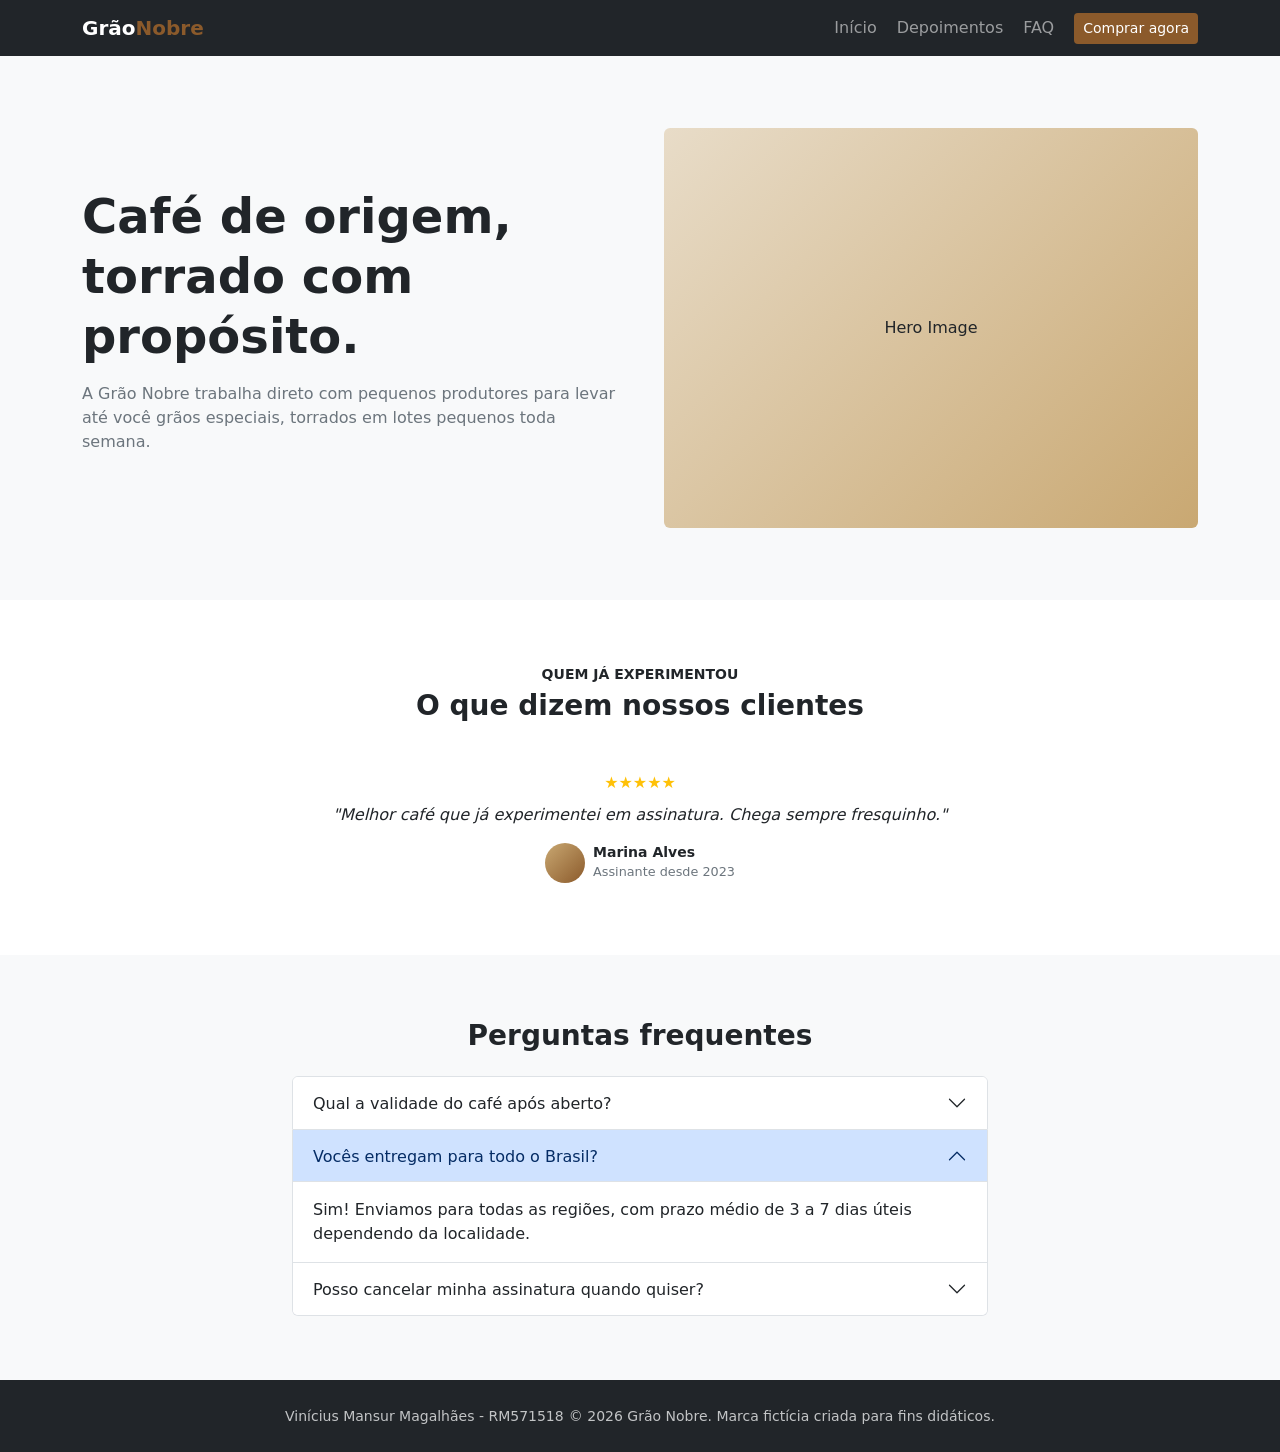
<file: Bootstrap/index.html>
<!DOCTYPE html>
<html lang="en">
<head>
    <meta charset="UTF-8">
    <meta name="viewport" content="width=device-width, initial-scale=1.0">
    <title>Document</title>
    <link href="https://cdn.jsdelivr.net/npm/bootstrap@5.3.3/dist/css/bootstrap.min.css" rel="stylesheet">
    <link rel="stylesheet" href="./css/variables.css">
    <link rel="stylesheet" href="./css/style.css">
</head>
<body>
    <nav class="navbar navbar-expand-md navbar-dark bg-dark sticky-top">
        <div class="container">
            <a class="navbar-brand fw-bold" href="#inicio">Grão<span class="text-cafe">Nobre</span></a>
            <button class="navbar-toggler" type="button" data-bs-toggle="collapse" data-bs-target="#menu"
                aria-controls="menu" aria-expanded="false" aria-label="Abrir menu">
                <span class="navbar-toggler-icon"></span>
            </button>
            <div class="collapse navbar-collapse justify-content-end" id="menu">
                <ul class="navbar-nav align-items-md-center gap-md-1">
                    <li class="nav-item"><a class="nav-link" href="#inicio">Início</a></li>
                    <li class="nav-item"><a class="nav-link" href="#depoimentos">Depoimentos</a></li>
                    <li class="nav-item"><a class="nav-link" href="#faq">FAQ</a></li>
                    <li class="nav-item ms-md-2">
                        <button type="button" class="btn btn-cafe btn-sm" data-bs-toggle="modal"
                            data-bs-target="#modalPedido">Comprar agora</button>
                    </li>
                </ul>
            </div>
        </div>
    </nav>
    <div class="modal fade" id="modalPedido" tabindex="-1" aria-labelledby="modalPedidoLabel" aria-hidden="true">
        <div class="modal-dialog">
            <div class="modal-content">
                <div class="modal-header">
                    <h5 class="modal-title fs-6" id="modalPedidoLabel">Faça seu pedido:</h5>
                    <button type="button" class="btn-close" data-bs-dismiss="modal" aria-label="Fechar"></button>
                </div>
                <div class="modal-body">
                    <div class="form-check mb-3">
                        <input class="form-check-input" type="checkbox" value="" id="kit">
                        <label class="form-check-label" for="kit">Kit de degustação</label>
                    </div>
                    <div class="form-check mb-3">
                        <input class="form-check-input" type="checkbox" value="" id="p1">
                        <label class="form-check-label" for="p1">1 pacote de 250g</label>
                    </div>
                    <div class="form-check">
                        <input class="form-check-input" type="checkbox" value="" id="p5">
                        <label class="form-check-label" for="p5">5 pacotes de 250g</label>
                    </div>
                </div>
                <div class="modal-footer">
                    <button type="button" class="btn btn-primary">Ir para o carrinho</button>
                </div>
            </div>
        </div>
    </div>
    <section id="inicio" class="bg-light py-5">
        <div class="container py-md-4">
            <div class="row align-items-center g-5">
                <div class="col-md-6">
                    <h1 class="display-5 fw-bold lh-sm mb-3">Café de origem, torrado com propósito.</h1>
                    <p class="lead fs-6 text-secondary">
                        A Grão Nobre trabalha direto com pequenos produtores para levar até você grãos especiais, torrados em lotes pequenos toda semana.
                    </p>
                </div>
                <div class="col-md-6">
                    <div class="hero-img rounded w-100 d-flex justify-content-center align-items-center">Hero Image</div>
                </div>
            </div>
        </div>
    </section>
    <section id="depoimentos" class="bg-white py-5">
        <div class="container py-md-3">
            <div class="text-center mb-4">
                <p class="text-uppercase fw-bold small mb-1" style="color: var(--cafe);">Quem já experimentou</p>
                <h2 class="h3 fw-bold">O que dizem nossos clientes</h2>
            </div>
            <div id="carouselDepoimentos" class="carousel slide mx-auto" style="max-width: 760px;" data-bs-ride="carousel">
                <div class="carousel-inner text-center px-5 pt-4">
                    <div class="carousel-item active">
                        <div class="text-warning mb-2">★★★★★</div>
                        <p class="fst-italic mb-3">"Melhor café que já experimentei em assinatura. Chega sempre fresquinho."</p>
                        <div class="d-flex justify-content-center align-items-center gap-2 pb-2">
                            <div class="avatar"></div>
                            <div class="text-start lh-sm">
                                <strong class="d-block small">Marina Alves</strong>
                                <span class="text-secondary" style="font-size: .8rem;">Assinante desde 2023</span>
                            </div>
                        </div>
                    </div>
                <div class="carousel-indicators position-static mb-0 mt-3">
                    <button type="button" data-bs-target="#carouselDepoimentos" data-bs-slide-to="0" class="active"
                        aria-current="true" aria-label="Depoimento 1"></button>
                    <button type="button" data-bs-target="#carouselDepoimentos" data-bs-slide-to="1"
                        aria-label="Depoimento 2"></button>
                    <button type="button" data-bs-target="#carouselDepoimentos" data-bs-slide-to="2"
                        aria-label="Depoimento 3"></button>
                </div>
                <button class="carousel-control-prev" type="button" data-bs-target="#carouselDepoimentos"
                    data-bs-slide="prev" style="width: 8%;">
                    <span class="carousel-control-prev-icon" aria-hidden="true"></span>
                    <span class="visually-hidden">Anterior</span>
                </button>
                <button class="carousel-control-next" type="button" data-bs-target="#carouselDepoimentos"
                    data-bs-slide="next" style="width: 8%;">
                    <span class="carousel-control-next-icon" aria-hidden="true"></span>
                    <span class="visually-hidden">Próximo</span>
                </button>
            </div>
        </div>
    </section>
    <section id="faq" class="bg-light py-5">
        <div class="container py-md-3" style="max-width: 720px;">
            <h2 class="h3 fw-bold text-center mb-4">Perguntas frequentes</h2>
            <div class="accordion" id="accordionFaq">
                <div class="accordion-item">
                    <h3 class="accordion-header">
                        <button class="accordion-button collapsed fs-6" type="button" data-bs-toggle="collapse"
                            data-bs-target="#faq1" aria-expanded="false" aria-controls="faq1">
                            Qual a validade do café após aberto?
                        </button>
                    </h3>
                    <div id="faq1" class="accordion-collapse collapse" data-bs-parent="#accordionFaq">
                        <div class="accordion-body">
                            Lorem ipsum dolor sit amet consectetur adipisicing elit. Repudiandae sunt fuga mollitia autem ullam, reiciendis quasi dolorem quos distinctio est, fugiat dolore, ratione sapiente quas in quis aliquid repellat aperiam!
                        </div>
                    </div>
                </div>
                <div class="accordion-item">
                    <h3 class="accordion-header">
                        <button class="accordion-button fs-6" type="button" data-bs-toggle="collapse" data-bs-target="#faq2"
                            aria-expanded="true" aria-controls="faq2">
                            Vocês entregam para todo o Brasil?
                        </button>
                    </h3>
                    <div id="faq2" class="accordion-collapse collapse show" data-bs-parent="#accordionFaq">
                        <div class="accordion-body">
                            Sim! Enviamos para todas as regiões, com prazo médio de 3 a 7 dias úteis dependendo da localidade.
                        </div>
                    </div>
                </div>
                <div class="accordion-item">
                    <h3 class="accordion-header">
                        <button class="accordion-button collapsed fs-6" type="button" data-bs-toggle="collapse"
                            data-bs-target="#faq3" aria-expanded="false" aria-controls="faq3">
                            Posso cancelar minha assinatura quando quiser?
                        </button>
                    </h3>
                    <div id="faq3" class="accordion-collapse collapse" data-bs-parent="#accordionFaq">
                        <div class="accordion-body">
                            Lorem ipsum dolor sit, amet consectetur adipisicing elit. Quidem rerum vero alias quis temporibus blanditiis, minima dicta reiciendis ipsum debitis! Nobis vitae aperiam accusantium fugit totam tempore. Excepturi, quaerat magnam!
                        </div>
                    </div>
                </div>
            </div>
        </div>
    </section>
    <footer class="bg-dark text-light text-center py-4">
        <small class="opacity-75">Vinícius Mansur Magalhães - RM571518</small>
        <small class="opacity-75">© 2026 Grão Nobre. Marca fictícia criada para fins didáticos.</small>
    </footer>
    
    <script src="https://cdn.jsdelivr.net/npm/bootstrap@5.3.3/dist/js/bootstrap.bundle.min.js"></script>
</body>
</html>
</file>
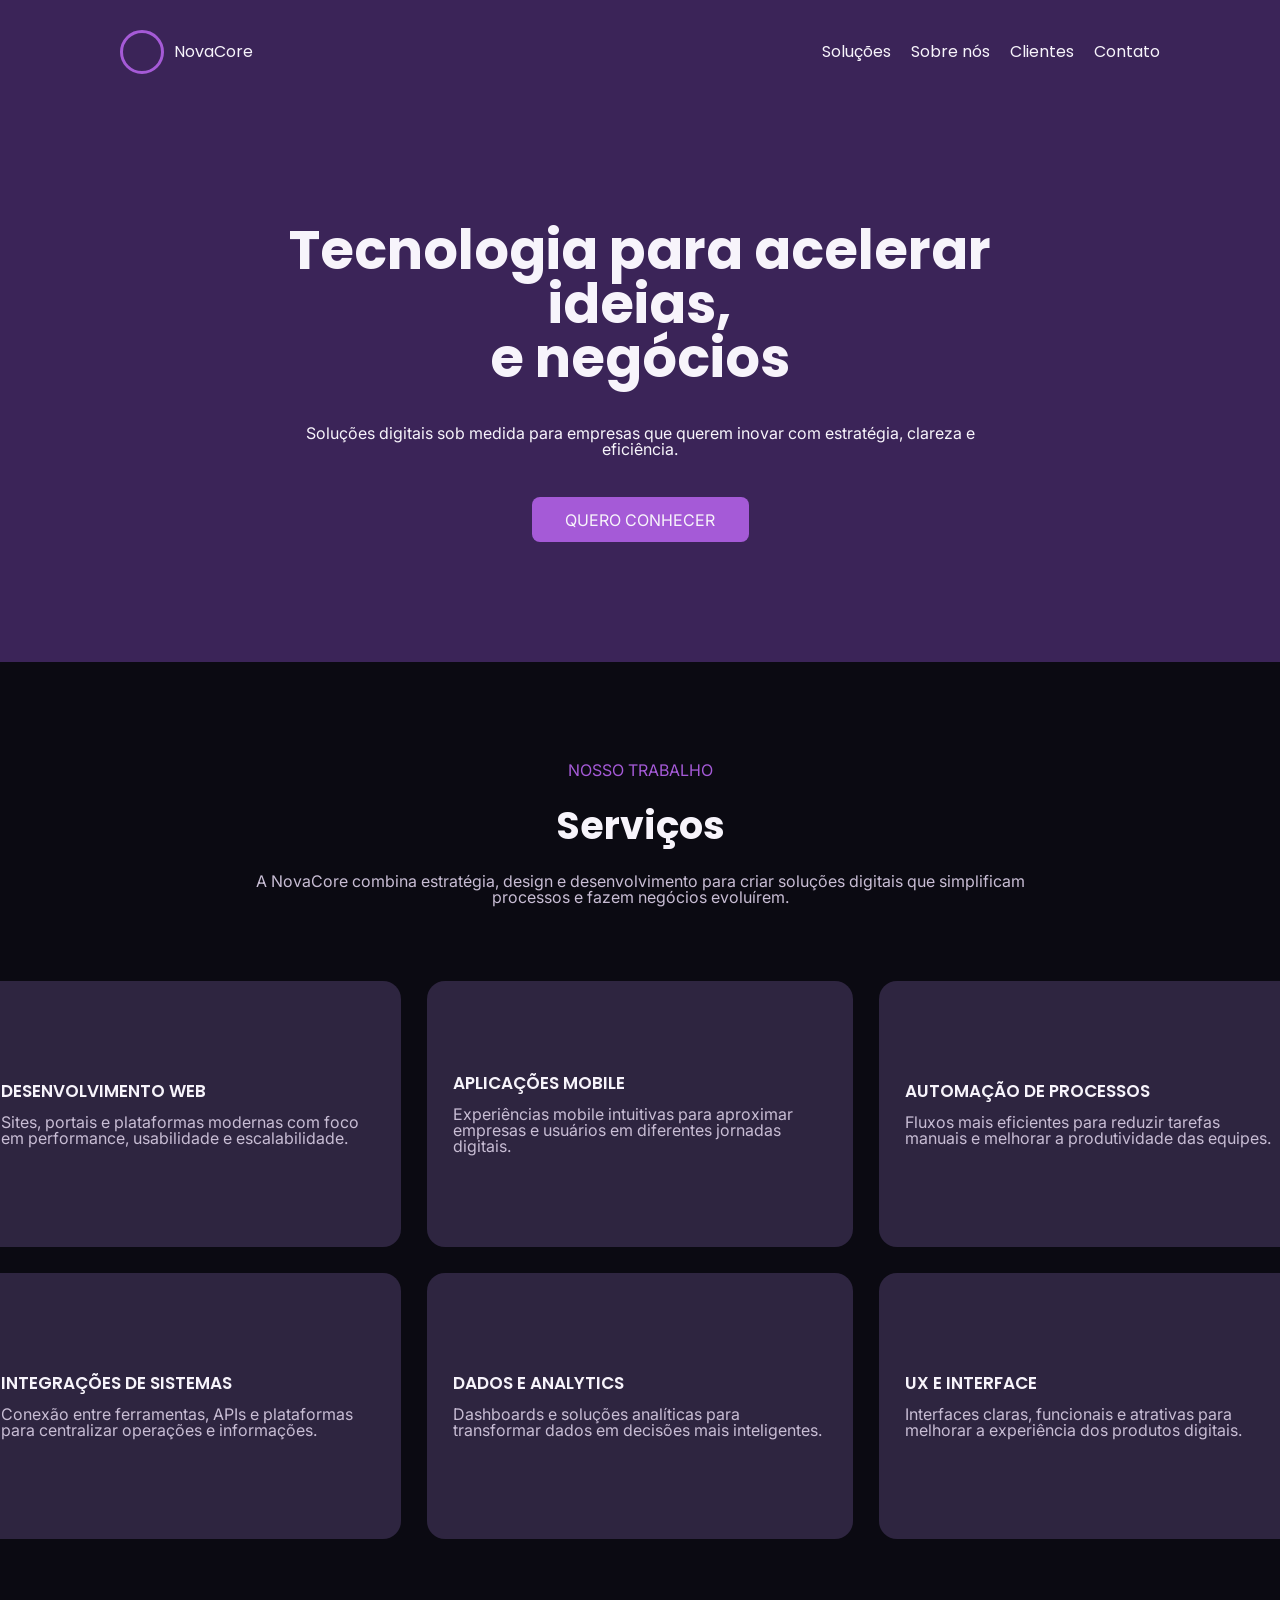
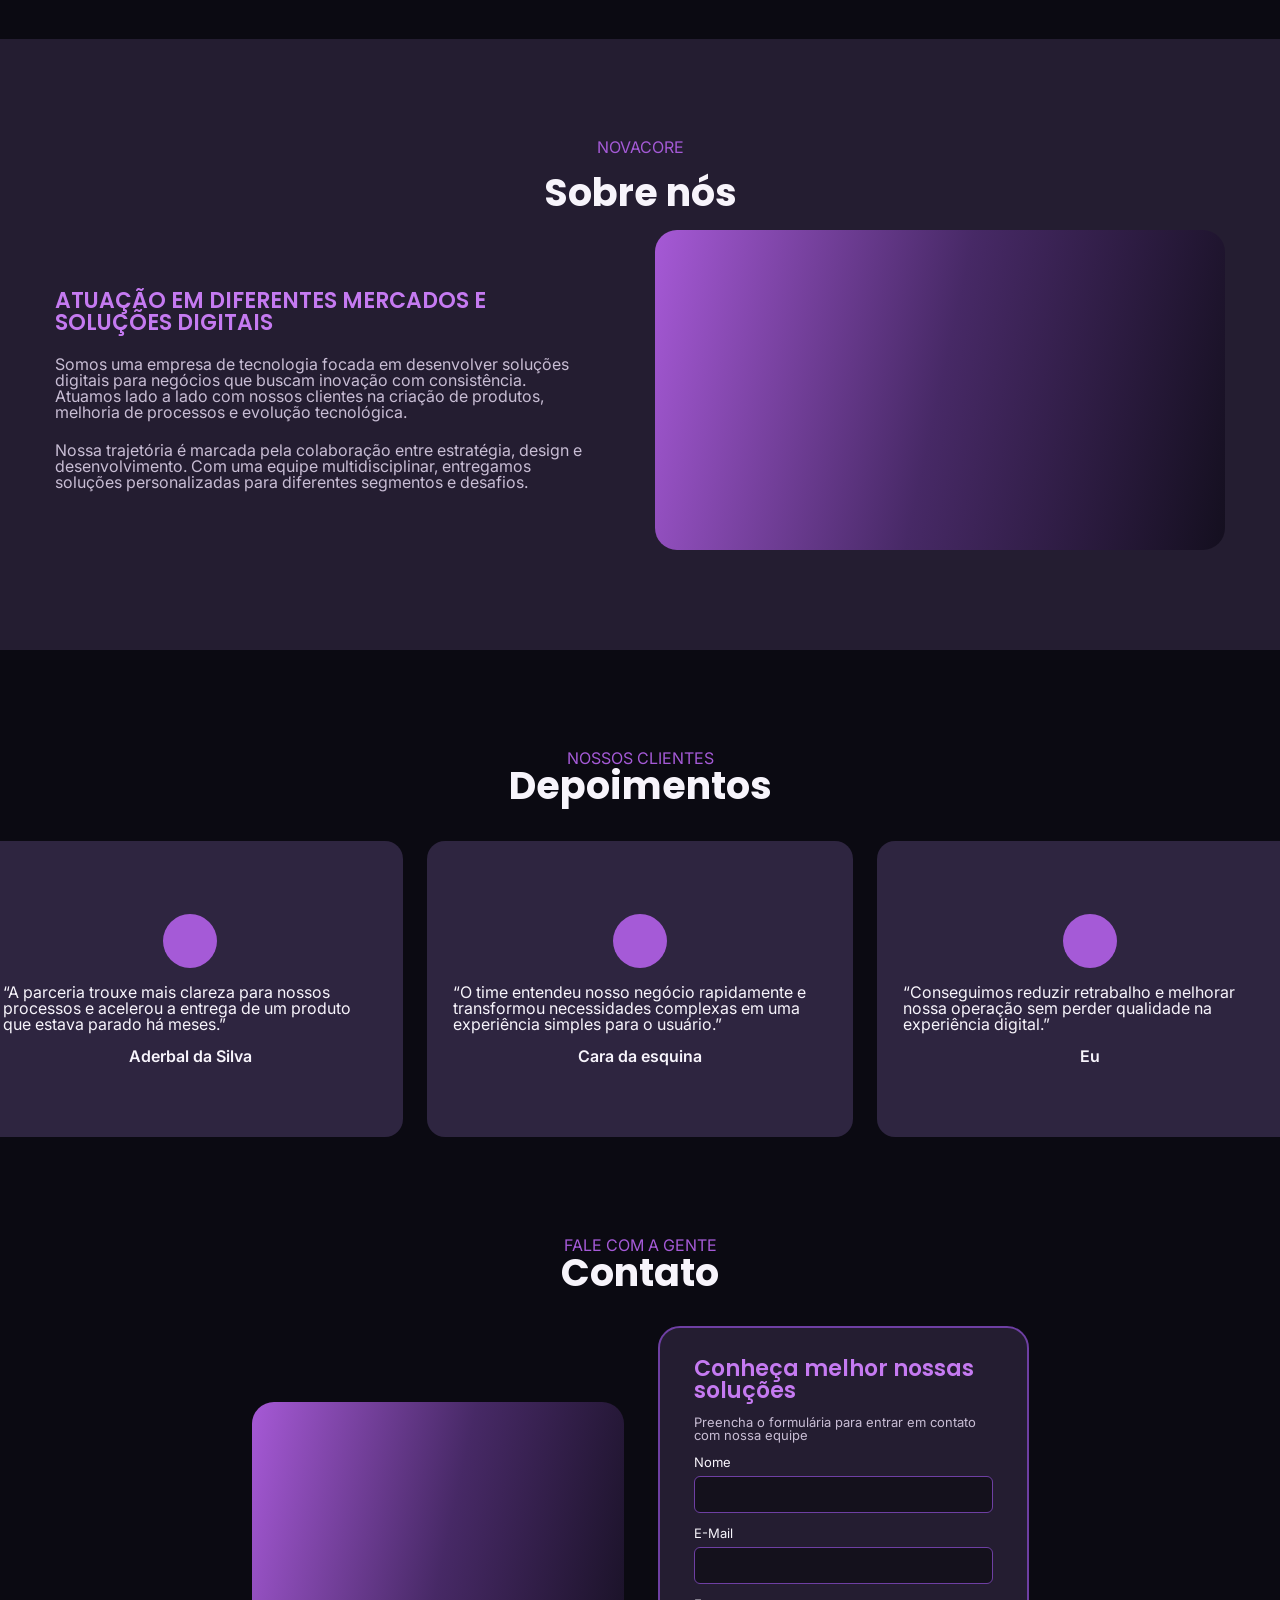
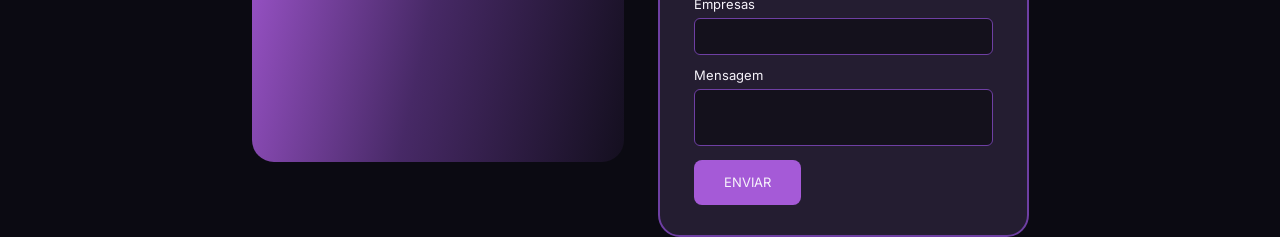
<file: NovaCore/index.html>
<!-- https://www.figma.com/design/F0c6SuhYwIbqb819N2FCkp/Exerc%C3%ADcio-de-Revis%C3%A3o?node-id=0-1&p=f&t=CqVUMIxoqYoCZzdJ-0 -->
<!DOCTYPE html>
<html lang="en">

<head>
    <meta charset="UTF-8">
    <meta name="viewport" content="width=device-width, initial-scale=1.0">
    <title>Document</title>
    <link rel="stylesheet" href="./css/reset.css">
    <link rel="stylesheet" href="./css/variables.css">
    <link rel="stylesheet" href="./css/style.css">
</head>

<body>
    <nav>
        <div id="logo">
            <div id="icon-logo"></div>
            <h1>NovaCore</h1>
        </div>
        <div id="links">
            <a href="#services">Soluções</a>
            <a href="#aboutus">Sobre nós</a>
            <a href="">Clientes</a>
            <a href="">Contato</a>
        </div>
    </nav>
    <section id="hero" class="container">
        <h1>Tecnologia para acelerar <br> ideias, <br> e negócios</h1>
        <p>Soluções digitais sob medida para empresas que querem inovar com estratégia, clareza e <br> eficiência.</p>
        <div id="btn-hero" class="btn">QUERO CONHECER</div>
    </section>
    <section id="services" class="container">
        <p><span class="eyebrow">NOSSO TRABALHO</span></p>
        <h2 id="title">Serviços</h2>
        <p id="subtitle">A NovaCore combina estratégia, design e desenvolvimento para criar soluções digitais que
            simplificam <br> processos e fazem negócios evoluírem.</p>
        <div class="grade">
            <div class="card">
                <h3 class="card-title">DESENVOLVIMENTO WEB</h3>
                <p class="card-subtitle">Sites, portais e plataformas modernas com foco em performance, usabilidade e
                    escalabilidade.</p>
            </div>
            <div class="card">
                <h3 class="card-title">APLICAÇÕES MOBILE</h3>
                <p class="card-subtitle">Experiências mobile intuitivas para aproximar empresas e usuários em diferentes
                    jornadas digitais.</p>
            </div>
            <div class="card">
                <h3 class="card-title">AUTOMAÇÃO DE PROCESSOS</h3>
                <p class="card-subtitle">Fluxos mais eficientes para reduzir tarefas manuais e melhorar a produtividade
                    das equipes.</p>
            </div>
            <div class="card">
                <h3 class="card-title">INTEGRAÇÕES DE SISTEMAS</h3>
                <p class="card-subtitle">Conexão entre ferramentas, APIs e plataformas para centralizar operações e
                    informações.</p>
            </div>
            <div class="card">
                <h3 class="card-title">DADOS E ANALYTICS</h3>
                <p class="card-subtitle">Dashboards e soluções analíticas para transformar dados em decisões mais
                    inteligentes.</p>
            </div>
            <div class="card">
                <h3 class="card-title">UX E INTERFACE</h3>
                <p class="card-subtitle">Interfaces claras, funcionais e atrativas para melhorar a experiência dos
                    produtos digitais.</p>
            </div>
        </div>
    </section>
    <section id="aboutus" class="container">
        <p><span class="eyebrow">NOVACORE</span></p>
        <h2 id="title">Sobre nós</h2>
        <div id="aboutus-content">
            <div id="aboutus-text">
                <h4 class="paragraphtitle">ATUAÇÃO EM DIFERENTES MERCADOS E SOLUÇÕES DIGITAIS</h4>
                <p class="paragraph">Somos uma empresa de tecnologia focada em desenvolver soluções digitais para
                    negócios que buscam inovação com
                    consistência. Atuamos lado a lado com nossos clientes na criação de produtos, melhoria de processos
                    e evolução
                    tecnológica.</p>
                <p class="paragraph">Nossa trajetória é marcada pela colaboração entre estratégia, design e desenvolvimento. Com uma
                    equipe multidisciplinar,
                    entregamos soluções personalizadas para diferentes segmentos e desafios.</p>
            </div>
            <div id="imgaboutus"></div>
        </div>
    </section>
    <section class="container" id="depoimentos">
        <p><span class="eyebrow">NOSSOS CLIENTES</span></p>
        <h2 id="title">Depoimentos</h2>
        <div id="depoimentos-cards">
            <div class="card-dep">
                <div class="card-img"></div>
                <p>“A parceria trouxe mais clareza para nossos processos e acelerou a entrega de um produto que estava parado há meses.”</p>
                <p id="depoimentos-text">Aderbal da Silva</p>
            </div>
            <div class="card-dep">
                <div class="card-img"></div>
                <p>“O time entendeu nosso negócio rapidamente e transformou necessidades complexas em uma experiência simples para o usuário.”</p>
                <p id="depoimentos-text">Cara da esquina</p>
            </div>
            <div class="card-dep">
                <div class="card-img"></div>
                <p>“Conseguimos reduzir retrabalho e melhorar nossa operação sem perder qualidade na experiência digital.”</p>
                <p id="depoimentos-text">Eu</p>
            </div>
        </div>
    </section>
    <section class="container" id="contato">
        <p><span class="eyebrow">FALE COM A GENTE</span></p>
        <h2 id="title">Contato</h2>
        <div id="contato-content">
            <div id="contato-img"></div>
            <div id="forms">
                <h3 id="forms-title">Conheça melhor nossas soluções</h3>
                <p id="forms-subtitle">Preencha o formulária para entrar em contato com nossa equipe</p>
                <div class="input-group">
                    <label for="input-name">Nome</label>
                    <input id="input-name" type="text">
                </div>
                <div class="input-group">
                    <label for="email">E-Mail</label>
                    <input id="email" type="email">
                </div>
                <div class="input-group">
                    <label for="empresas">Empresas</label>
                    <input id="empresas" type="text">
                </div>
                <div class="input-group">
                    <label for="mensagem">Mensagem</label>
                    <input id="mensagem" type="text">
                </div>
                <div class="btn" id="btn-forms">ENVIAR</div>
            </div>
        </div>
    </section>
    <footer>
        
    </footer>
</body>

</html>
</file>
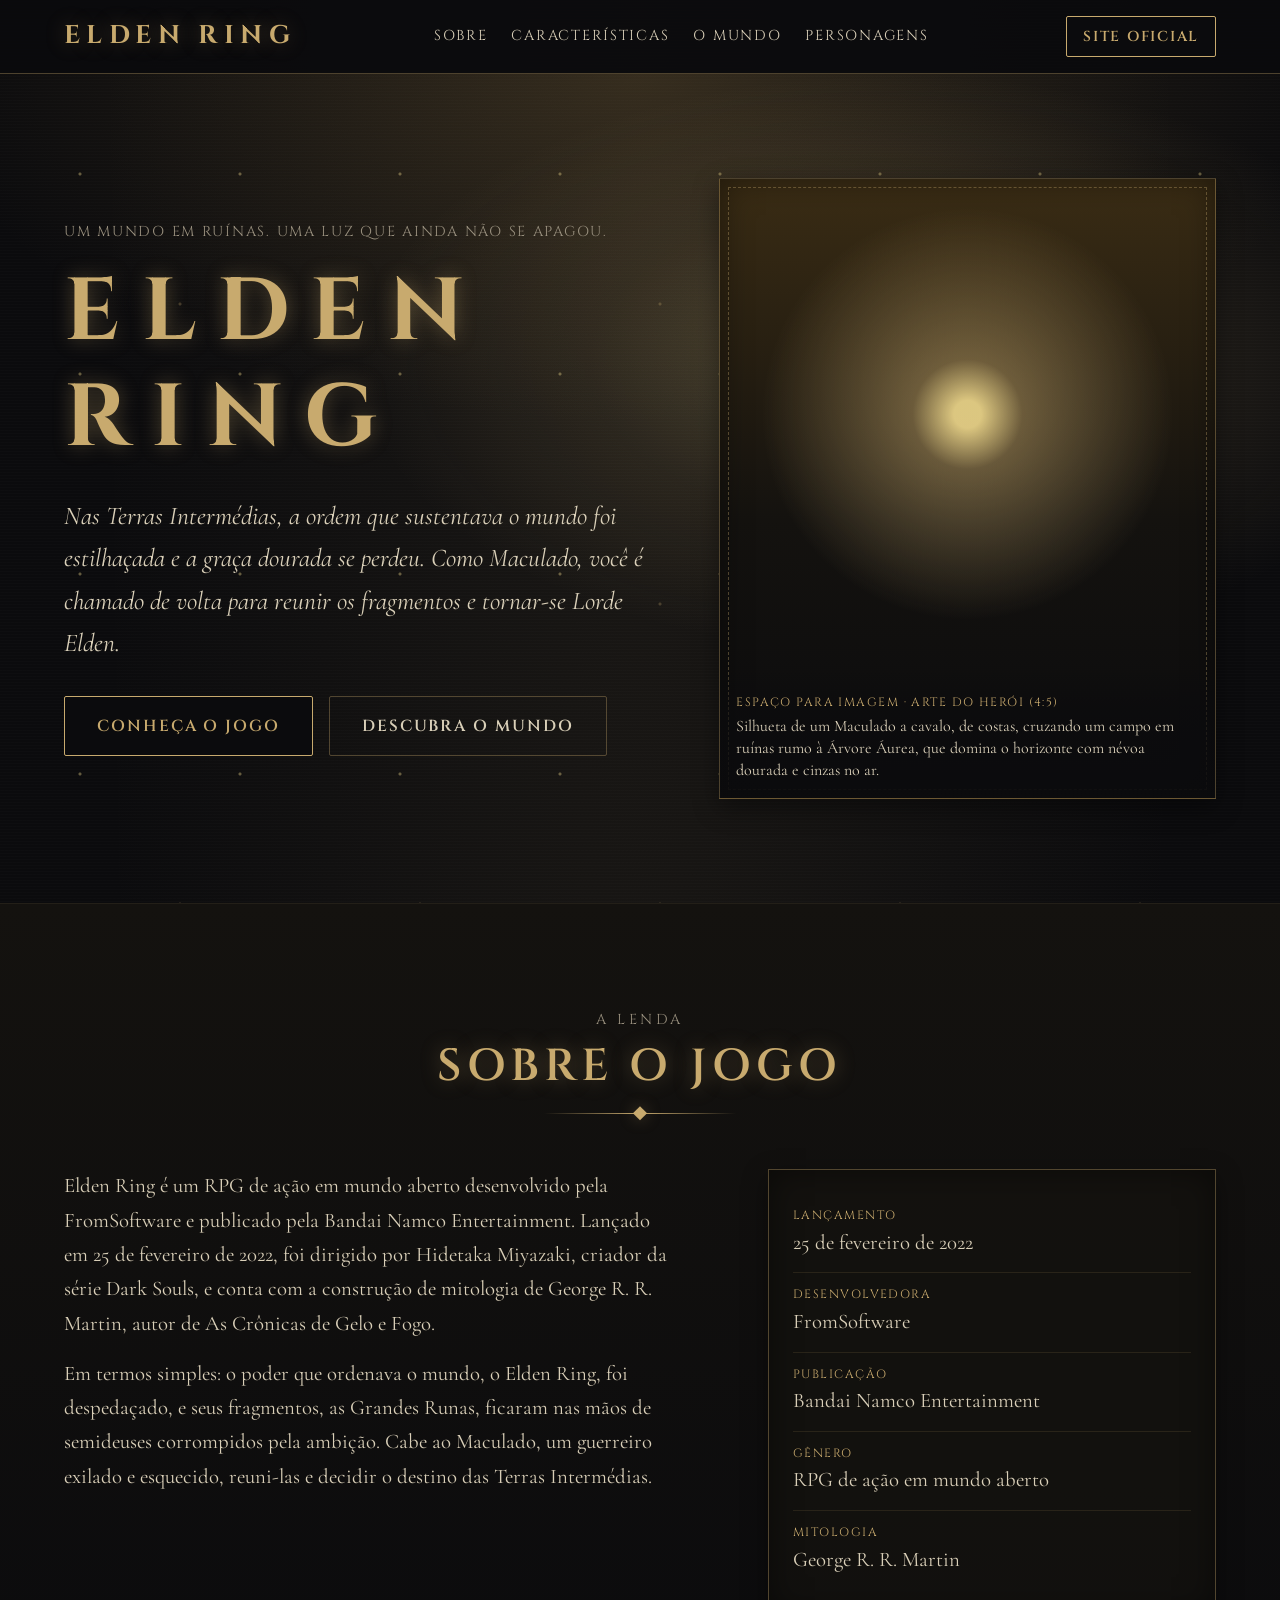
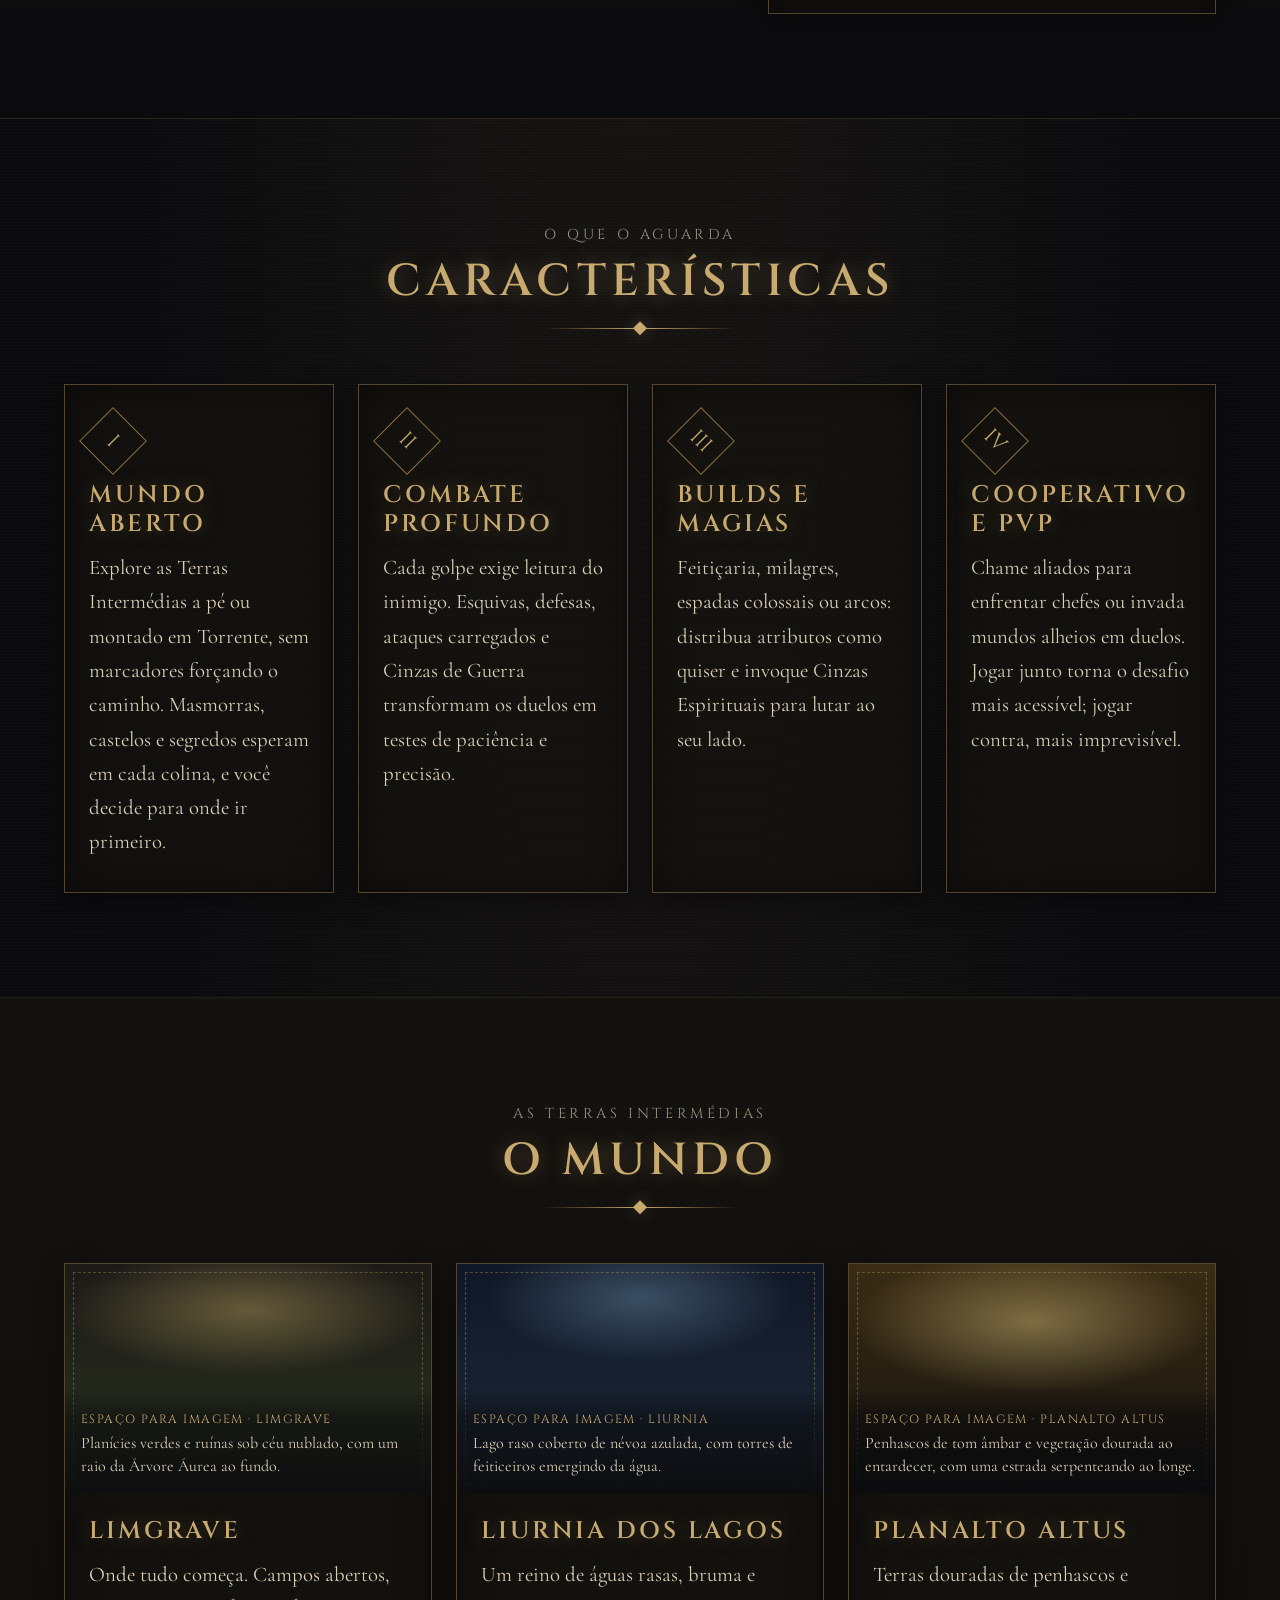
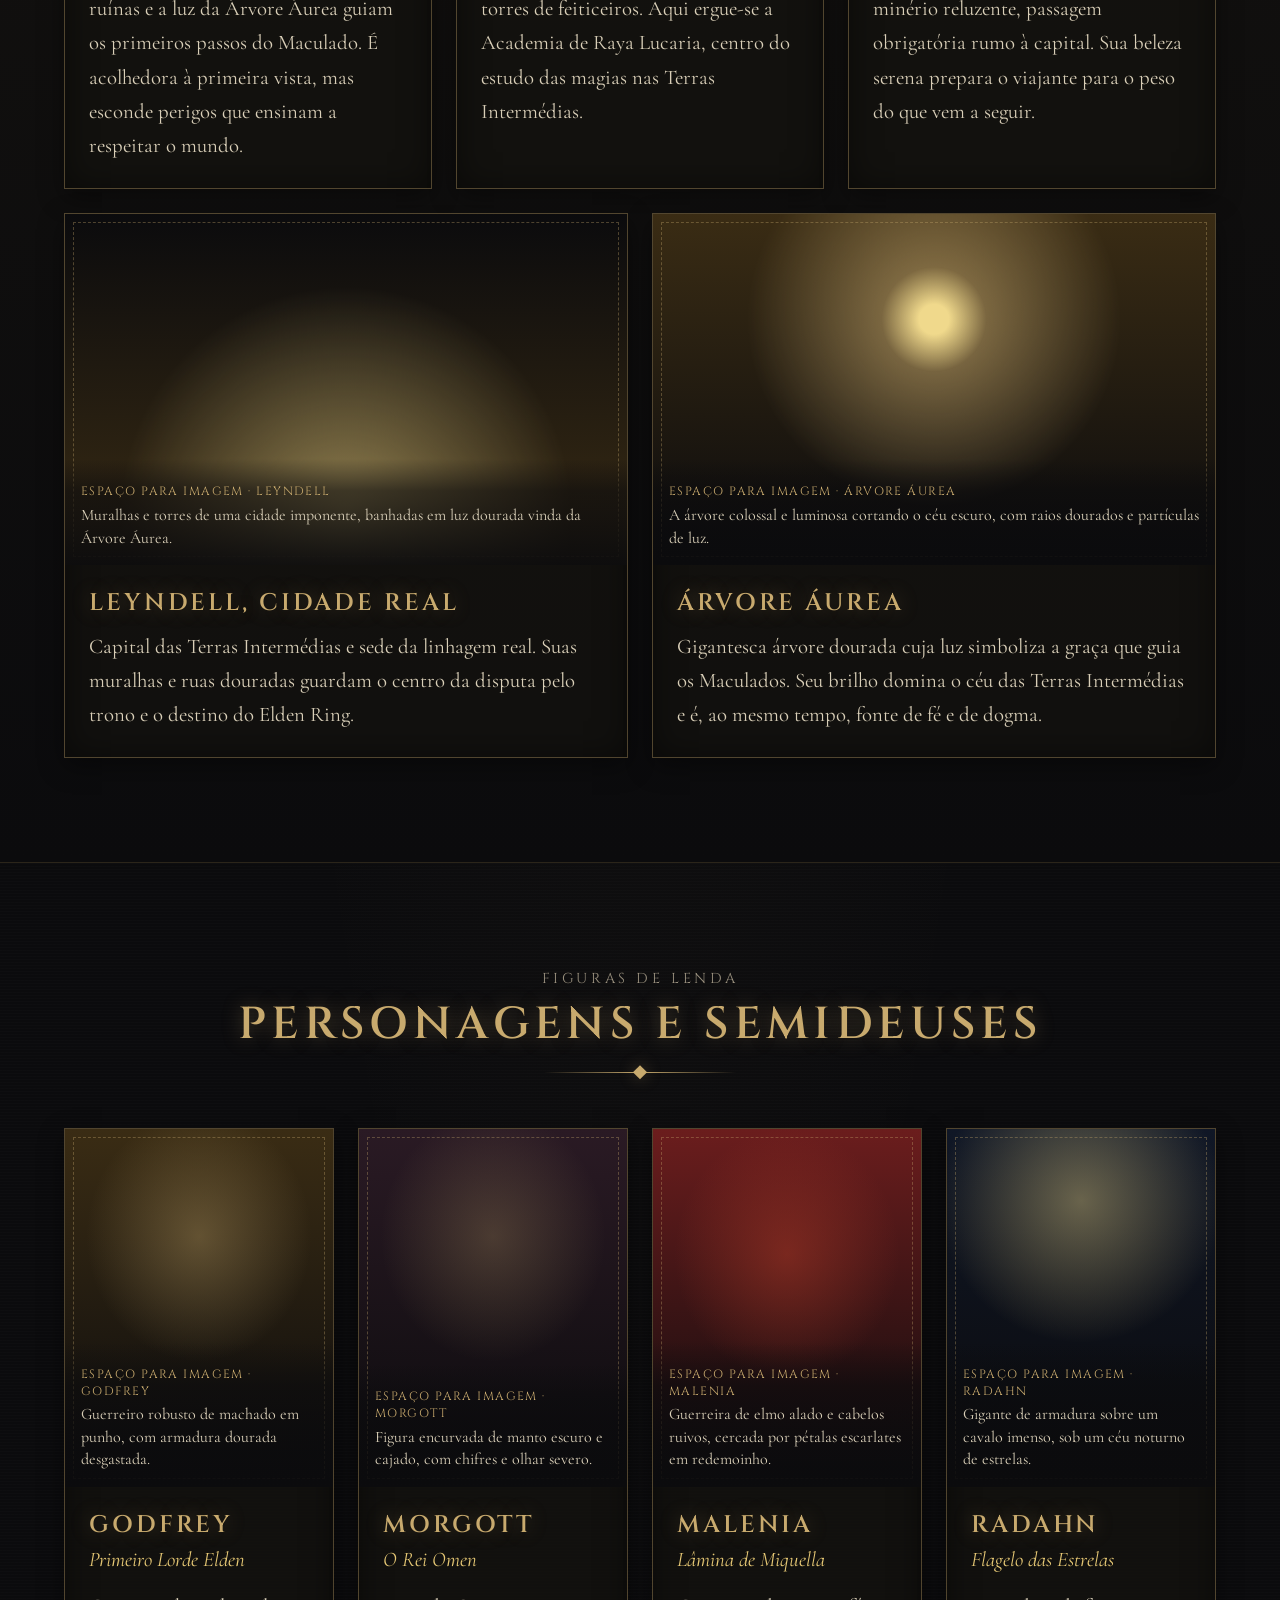
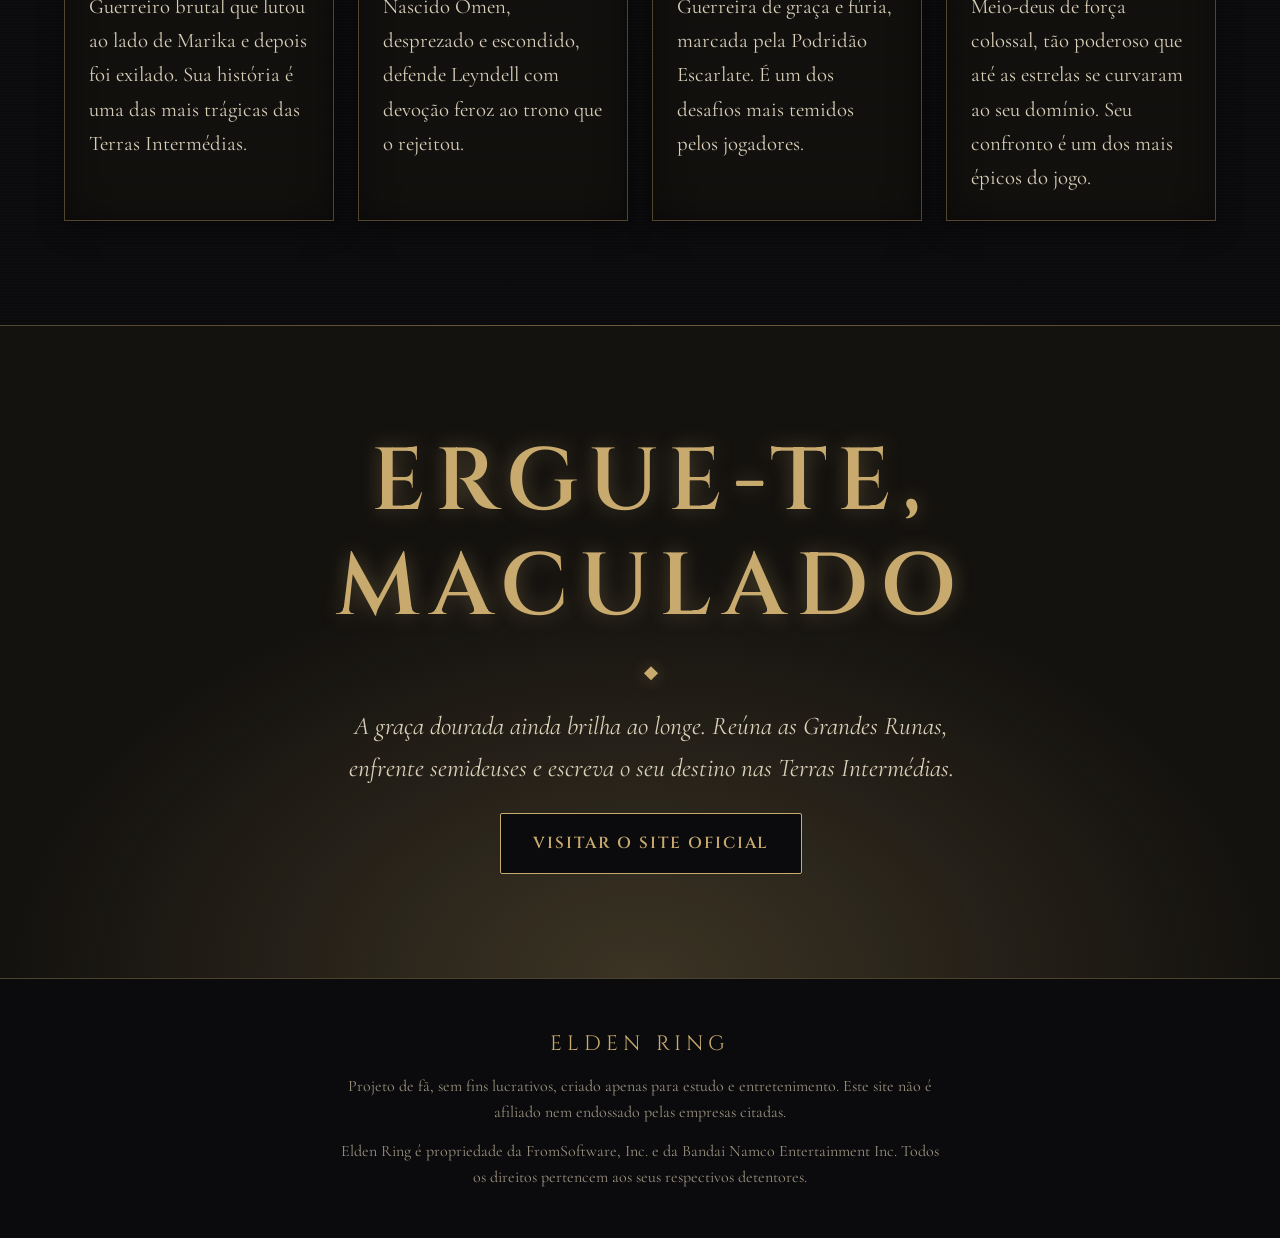
<file: Vibecode/index.html>
<!DOCTYPE html>
<html lang="pt-BR">

<head>
    <meta charset="UTF-8">
    <meta name="viewport" content="width=device-width, initial-scale=1">
    <meta name="description"
        content="Landing page de fã sobre Elden Ring, o RPG de ação em mundo aberto da FromSoftware. Explore as Terras Intermédias, seus semideuses e a luz da Árvore Áurea.">
    <title>Elden Ring | Terras Intermédias — Projeto de fã</title>

    <!-- Fontes: Cinzel (títulos) + Cormorant Garamond (textos) -->
    <link rel="preconnect" href="https://fonts.googleapis.com">
    <link rel="preconnect" href="https://fonts.gstatic.com" crossorigin>
    <link
        href="https://fonts.googleapis.com/css2?family=Cinzel:wght@400;600;700&family=Cormorant+Garamond:ital,wght@0,400;0,500;0,600;1,400&display=swap"
        rel="stylesheet">

    <!-- Ordem obrigatória: reset → variáveis → estilo -->
    <link rel="stylesheet" href="css/reset.css">
    <link rel="stylesheet" href="css/variables.css">
    <link rel="stylesheet" href="css/style.css">
</head>

<body>
    <a class="skip-link" href="#conteudo">Pular para o conteúdo</a>

    <!-- ============ 1. HEADER / NAVEGAÇÃO ============ -->
    <header class="header" id="topo">
        <div class="container header__inner">
            <a class="header__logo" href="#topo" aria-label="Elden Ring, voltar ao topo">Elden Ring</a>

            <nav class="header__nav" aria-label="Navegação principal">
                <ul class="header__list">
                    <li><a class="header__link" href="#sobre">Sobre</a></li>
                    <li><a class="header__link" href="#caracteristicas">Características</a></li>
                    <li><a class="header__link" href="#mundo">O Mundo</a></li>
                    <li><a class="header__link" href="#personagens">Personagens</a></li>
                </ul>
            </nav>

            <a class="btn btn--primary btn--small header__cta" href="https://eldenring.bn-ent.net" target="_blank"
                rel="noopener noreferrer">
                Site oficial<span class="visually-hidden"> (abre em nova aba)</span>
            </a>
        </div>
    </header>

    <main id="conteudo">

        <!-- ============ 2. HERO ============ -->
        <section class="hero" aria-labelledby="hero-titulo">
            <div class="hero__aura" aria-hidden="true"></div>
            <div class="hero__ash" aria-hidden="true"></div>

            <div class="container hero__inner">
                <div class="hero__content">
                    <p class="hero__eyebrow">Um mundo em ruínas. Uma luz que ainda não se apagou.</p>
                    <h1 class="hero__title" id="hero-titulo">Elden Ring</h1>
                    <p class="hero__subtitle">
                        Nas Terras Intermédias, a ordem que sustentava o mundo foi estilhaçada e a graça dourada se
                        perdeu.
                        Como Maculado, você é chamado de volta para reunir os fragmentos e tornar-se Lorde Elden.
                    </p>
                    <div class="hero__actions">
                        <a class="btn btn--primary" href="https://eldenring.bn-ent.net" target="_blank"
                            rel="noopener noreferrer">
                            Conheça o jogo<span class="visually-hidden"> (abre em nova aba)</span>
                        </a>
                        <a class="btn btn--secondary" href="#sobre">Descubra o mundo</a>
                    </div>
                </div>

                <!-- IMAGEM: substitua esta <figure> por <figure><img src="img/hero.jpg" alt="descrição"></figure> -->
                <figure class="placeholder placeholder--hero">
                    <figcaption class="placeholder__caption">
                        <span class="placeholder__tag">Espaço para imagem · Arte do herói (4:5)</span>
                        Silhueta de um Maculado a cavalo, de costas, cruzando um campo em ruínas rumo à Árvore Áurea,
                        que domina o horizonte com névoa dourada e cinzas no ar.
                    </figcaption>
                </figure>
            </div>
        </section>

        <!-- ============ 3. SOBRE O JOGO ============ -->
        <section class="section section--alt" id="sobre" aria-labelledby="sobre-titulo">
            <div class="container">
                <div class="section__header">
                    <p class="section__eyebrow">A lenda</p>
                    <h2 class="section__title" id="sobre-titulo">Sobre o jogo</h2>
                    <div class="divider" aria-hidden="true"></div>
                </div>

                <div class="about">
                    <div class="about__text">
                        <p>
                            Elden Ring é um RPG de ação em mundo aberto desenvolvido pela FromSoftware e publicado pela
                            Bandai Namco Entertainment. Lançado em 25 de fevereiro de 2022, foi dirigido por Hidetaka
                            Miyazaki,
                            criador da série Dark Souls, e conta com a construção de mitologia de George R. R. Martin,
                            autor de As Crônicas de Gelo e Fogo.
                        </p>
                        <p>
                            Em termos simples: o poder que ordenava o mundo, o Elden Ring, foi despedaçado, e seus
                            fragmentos,
                            as Grandes Runas, ficaram nas mãos de semideuses corrompidos pela ambição. Cabe ao Maculado,
                            um guerreiro exilado e esquecido, reuni-las e decidir o destino das Terras Intermédias.
                        </p>
                    </div>

                    <dl class="about__facts">
                        <div class="about__fact">
                            <dt>Lançamento</dt>
                            <dd>25 de fevereiro de 2022</dd>
                        </div>
                        <div class="about__fact">
                            <dt>Desenvolvedora</dt>
                            <dd>FromSoftware</dd>
                        </div>
                        <div class="about__fact">
                            <dt>Publicação</dt>
                            <dd>Bandai Namco Entertainment</dd>
                        </div>
                        <div class="about__fact">
                            <dt>Gênero</dt>
                            <dd>RPG de ação em mundo aberto</dd>
                        </div>
                        <div class="about__fact">
                            <dt>Mitologia</dt>
                            <dd>George R. R. Martin</dd>
                        </div>
                    </dl>
                </div>
            </div>
        </section>

        <!-- ============ 4. CARACTERÍSTICAS ============ -->
        <section class="section" id="caracteristicas" aria-labelledby="caracteristicas-titulo">
            <div class="container">
                <div class="section__header">
                    <p class="section__eyebrow">O que o aguarda</p>
                    <h2 class="section__title" id="caracteristicas-titulo">Características</h2>
                    <div class="divider" aria-hidden="true"></div>
                </div>

                <div class="features">
                    <article class="card">
                        <span class="card__rune" aria-hidden="true">I</span>
                        <h3 class="card__title">Mundo aberto</h3>
                        <p class="card__text">Explore as Terras Intermédias a pé ou montado em Torrente, sem marcadores
                            forçando o caminho. Masmorras, castelos e segredos esperam em cada colina, e você decide
                            para onde ir primeiro.</p>
                    </article>
                    <article class="card">
                        <span class="card__rune" aria-hidden="true">II</span>
                        <h3 class="card__title">Combate profundo</h3>
                        <p class="card__text">Cada golpe exige leitura do inimigo. Esquivas, defesas, ataques carregados
                            e Cinzas de Guerra transformam os duelos em testes de paciência e precisão.</p>
                    </article>
                    <article class="card">
                        <span class="card__rune" aria-hidden="true">III</span>
                        <h3 class="card__title">Builds e magias</h3>
                        <p class="card__text">Feitiçaria, milagres, espadas colossais ou arcos: distribua atributos como
                            quiser e invoque Cinzas Espirituais para lutar ao seu lado.</p>
                    </article>
                    <article class="card">
                        <span class="card__rune" aria-hidden="true">IV</span>
                        <h3 class="card__title">Cooperativo e PvP</h3>
                        <p class="card__text">Chame aliados para enfrentar chefes ou invada mundos alheios em duelos.
                            Jogar junto torna o desafio mais acessível; jogar contra, mais imprevisível.</p>
                    </article>
                </div>
            </div>
        </section>

        <!-- ============ 5. O MUNDO / REGIÕES ============ -->
        <section class="section section--alt" id="mundo" aria-labelledby="mundo-titulo">
            <div class="container">
                <div class="section__header">
                    <p class="section__eyebrow">As Terras Intermédias</p>
                    <h2 class="section__title" id="mundo-titulo">O Mundo</h2>
                    <div class="divider" aria-hidden="true"></div>
                </div>

                <div class="regions">
                    <article class="region">
                        <!-- IMAGEM: troque a <figure> por <img src="img/limgrave.jpg" alt="..."> -->
                        <figure class="placeholder placeholder--flush placeholder--limgrave">
                            <figcaption class="placeholder__caption">
                                <span class="placeholder__tag">Espaço para imagem · Limgrave</span>
                                Planícies verdes e ruínas sob céu nublado, com um raio da Árvore Áurea ao fundo.
                            </figcaption>
                        </figure>
                        <div class="region__body">
                            <h3 class="region__name">Limgrave</h3>
                            <p class="region__text">Onde tudo começa. Campos abertos, ruínas e a luz da Árvore Áurea
                                guiam os primeiros passos do Maculado. É acolhedora à primeira vista, mas esconde
                                perigos que ensinam a respeitar o mundo.</p>
                        </div>
                    </article>

                    <article class="region">
                        <!-- IMAGEM: troque a <figure> por <img src="img/liurnia.jpg" alt="..."> -->
                        <figure class="placeholder placeholder--flush placeholder--liurnia">
                            <figcaption class="placeholder__caption">
                                <span class="placeholder__tag">Espaço para imagem · Liurnia</span>
                                Lago raso coberto de névoa azulada, com torres de feiticeiros emergindo da água.
                            </figcaption>
                        </figure>
                        <div class="region__body">
                            <h3 class="region__name">Liurnia dos Lagos</h3>
                            <p class="region__text">Um reino de águas rasas, bruma e torres de feiticeiros. Aqui
                                ergue-se a Academia de Raya Lucaria, centro do estudo das magias nas Terras Intermédias.
                            </p>
                        </div>
                    </article>

                    <article class="region">
                        <!-- IMAGEM: troque a <figure> por <img src="img/altus.jpg" alt="..."> -->
                        <figure class="placeholder placeholder--flush placeholder--altus">
                            <figcaption class="placeholder__caption">
                                <span class="placeholder__tag">Espaço para imagem · Planalto Altus</span>
                                Penhascos de tom âmbar e vegetação dourada ao entardecer, com uma estrada serpenteando
                                ao longe.
                            </figcaption>
                        </figure>
                        <div class="region__body">
                            <h3 class="region__name">Planalto Altus</h3>
                            <p class="region__text">Terras douradas de penhascos e minério reluzente, passagem
                                obrigatória rumo à capital. Sua beleza serena prepara o viajante para o peso do que vem
                                a seguir.</p>
                        </div>
                    </article>

                    <article class="region">
                        <!-- IMAGEM: troque a <figure> por <img src="img/leyndell.jpg" alt="..."> -->
                        <figure class="placeholder placeholder--flush placeholder--leyndell">
                            <figcaption class="placeholder__caption">
                                <span class="placeholder__tag">Espaço para imagem · Leyndell</span>
                                Muralhas e torres de uma cidade imponente, banhadas em luz dourada vinda da Árvore
                                Áurea.
                            </figcaption>
                        </figure>
                        <div class="region__body">
                            <h3 class="region__name">Leyndell, Cidade Real</h3>
                            <p class="region__text">Capital das Terras Intermédias e sede da linhagem real. Suas
                                muralhas e ruas douradas guardam o centro da disputa pelo trono e o destino do Elden
                                Ring.</p>
                        </div>
                    </article>

                    <article class="region">
                        <!-- IMAGEM: troque a <figure> por <img src="img/arvore-aurea.jpg" alt="..."> -->
                        <figure class="placeholder placeholder--flush placeholder--tree">
                            <figcaption class="placeholder__caption">
                                <span class="placeholder__tag">Espaço para imagem · Árvore Áurea</span>
                                A árvore colossal e luminosa cortando o céu escuro, com raios dourados e partículas de
                                luz.
                            </figcaption>
                        </figure>
                        <div class="region__body">
                            <h3 class="region__name">Árvore Áurea</h3>
                            <p class="region__text">Gigantesca árvore dourada cuja luz simboliza a graça que guia os
                                Maculados. Seu brilho domina o céu das Terras Intermédias e é, ao mesmo tempo, fonte de
                                fé e de dogma.</p>
                        </div>
                    </article>
                </div>
            </div>
        </section>

        <!-- ============ 6. PERSONAGENS E SEMIDEUSES ============ -->
        <section class="section" id="personagens" aria-labelledby="personagens-titulo">
            <div class="container">
                <div class="section__header">
                    <p class="section__eyebrow">Figuras de lenda</p>
                    <h2 class="section__title" id="personagens-titulo">Personagens e Semideuses</h2>
                    <div class="divider" aria-hidden="true"></div>
                </div>

                <div class="characters">
                    <article class="character">
                        <!-- IMAGEM: troque a <figure> por <img src="img/godfrey.jpg" alt="..."> -->
                        <figure class="placeholder placeholder--flush placeholder--portrait placeholder--godfrey">
                            <figcaption class="placeholder__caption">
                                <span class="placeholder__tag">Espaço para imagem · Godfrey</span>
                                Guerreiro robusto de machado em punho, com armadura dourada desgastada.
                            </figcaption>
                        </figure>
                        <div class="character__body">
                            <h3 class="character__name">Godfrey</h3>
                            <p class="character__title">Primeiro Lorde Elden</p>
                            <p class="character__text">Guerreiro brutal que lutou ao lado de Marika e depois foi
                                exilado. Sua história é uma das mais trágicas das Terras Intermédias.</p>
                        </div>
                    </article>

                    <article class="character">
                        <!-- IMAGEM: troque a <figure> por <img src="img/morgott.jpg" alt="..."> -->
                        <figure class="placeholder placeholder--flush placeholder--portrait placeholder--morgott">
                            <figcaption class="placeholder__caption">
                                <span class="placeholder__tag">Espaço para imagem · Morgott</span>
                                Figura encurvada de manto escuro e cajado, com chifres e olhar severo.
                            </figcaption>
                        </figure>
                        <div class="character__body">
                            <h3 class="character__name">Morgott</h3>
                            <p class="character__title">O Rei Omen</p>
                            <p class="character__text">Nascido Omen, desprezado e escondido, defende Leyndell com
                                devoção feroz ao trono que o rejeitou.</p>
                        </div>
                    </article>

                    <article class="character">
                        <!-- IMAGEM: troque a <figure> por <img src="img/malenia.jpg" alt="..."> -->
                        <figure class="placeholder placeholder--flush placeholder--portrait placeholder--malenia">
                            <figcaption class="placeholder__caption">
                                <span class="placeholder__tag">Espaço para imagem · Malenia</span>
                                Guerreira de elmo alado e cabelos ruivos, cercada por pétalas escarlates em redemoinho.
                            </figcaption>
                        </figure>
                        <div class="character__body">
                            <h3 class="character__name">Malenia</h3>
                            <p class="character__title">Lâmina de Miquella</p>
                            <p class="character__text">Guerreira de graça e fúria, marcada pela Podridão Escarlate. É um
                                dos desafios mais temidos pelos jogadores.</p>
                        </div>
                    </article>

                    <article class="character">
                        <!-- IMAGEM: troque a <figure> por <img src="img/radahn.jpg" alt="..."> -->
                        <figure class="placeholder placeholder--flush placeholder--portrait placeholder--radahn">
                            <figcaption class="placeholder__caption">
                                <span class="placeholder__tag">Espaço para imagem · Radahn</span>
                                Gigante de armadura sobre um cavalo imenso, sob um céu noturno de estrelas.
                            </figcaption>
                        </figure>
                        <div class="character__body">
                            <h3 class="character__name">Radahn</h3>
                            <p class="character__title">Flagelo das Estrelas</p>
                            <p class="character__text">Meio-deus de força colossal, tão poderoso que até as estrelas se
                                curvaram ao seu domínio. Seu confronto é um dos mais épicos do jogo.</p>
                        </div>
                    </article>
                </div>
            </div>
        </section>

        <!-- ============ 7. CHAMADA FINAL ============ -->
        <section class="cta" aria-labelledby="cta-titulo">
            <div class="container cta__inner">
                <h2 class="cta__title" id="cta-titulo">Ergue-te, Maculado</h2>
                <div class="divider" aria-hidden="true"></div>
                <p class="cta__text">A graça dourada ainda brilha ao longe. Reúna as Grandes Runas, enfrente semideuses
                    e escreva o seu destino nas Terras Intermédias.</p>
                <a class="btn btn--primary" href="https://eldenring.bn-ent.net" target="_blank"
                    rel="noopener noreferrer">
                    Visitar o site oficial<span class="visually-hidden"> (abre em nova aba)</span>
                </a>
            </div>
        </section>
    </main>

    <!-- ============ 8. FOOTER ============ -->
    <footer class="footer">
        <div class="container footer__inner">
            <p class="footer__brand">Elden Ring</p>
            <p class="footer__text">Projeto de fã, sem fins lucrativos, criado apenas para estudo e entretenimento. Este
                site não é afiliado nem endossado pelas empresas citadas.</p>
            <p class="footer__text">Elden Ring é propriedade da FromSoftware, Inc. e da Bandai Namco Entertainment Inc.
                Todos os direitos pertencem aos seus respectivos detentores.</p>
        </div>
    </footer>
</body>

</html>
</file>
<file: Bootstrap/css/variables.css>
:root {
    --primary: #8B5A2B;
}
</file>
<file: Bootstrap/css/style.css>
.text-cafe {
    color: var(--primary);
}

.btn-cafe {
    background-color: var(--primary);
    color: #fff;
}

.btn-cafe:hover {
    background-color: #724a24;
    border-color: #724a24;
    color: #fff;
}

.hero-img {
    height: 400px;
    width: 120px;
    object-fit: cover;
    background: linear-gradient(135deg, #E8DCC8, #C9A872);
}

.avatar {
    width: 40px;
    height: 40px;
    border-radius: 50%;
    background: linear-gradient(135deg, #C9A872, var(--primary));
}
</file>
<file: NovaCore/css/variables.css>
@import url('https://fonts.googleapis.com/css2?family=Poppins:ital,wght@0,100;0,200;0,300;0,400;0,500;0,600;0,700;0,800;0,900;1,100;1,200;1,300;1,400;1,500;1,600;1,700;1,800;1,900&display=swap');
@import url('https://fonts.googleapis.com/css2?family=Inter:ital,opsz,wght@0,14..32,100..900;1,14..32,100..900&family=Roboto:ital,wght@0,100..900;1,100..900&display=swap');

:root {
    --light: #3B2458;
    --dark: #0B0A12;
    --title-color: #F7F4FB;
    --subtitle-color: #C8BDD4;
    --title-font: "Poppins", sans-serif;
    --subtitle-font: "Inter", sans-serif;
    --btn-color: #A55AD7;
    --card-color: #2E2540;
    --aboutus-bg-color: #241D31;
    --paragaph-title: #C57AF1;
}
</file>
<file: NovaCore/css/style.css>
html {
    scroll-behavior: smooth;
}

nav {
    display: flex;
    flex-direction: row;
    background-color: var(--light);
    justify-content: space-between;
    align-items: center;
    height: 7vh;
    padding: 20px 120px;

    img {
        width: 38px;
        height: 38px;
        border-radius: 100%;
    }

    h1 {
        color: var(--title-color);
        font-family: var(--title-font);
    }

}

#logo {
    display: flex;
    align-items: center;
    gap: 10px;
}

#icon-logo {
    border-radius: 100%;
    border: 3px solid var(--btn-color);
    width: 38px;
    height: 38px;
}

#links {
    display: flex;
    font-family: var(--title-font);
    gap: 20px;

    a {
        color: var(--title-color);
        text-decoration: none;
    }
}

.container {
    display: flex;
    justify-content: center;
    padding: 0 270px;

    h1 {
        color: var(--title-color);
        font-family: var(--title-font);
        font-size: 54px;
        font-weight: 700;
    }

}

#hero {
    flex-direction: column;
    gap: 40px;
    background-color: var(--light);
    text-align: center;
    align-items: center;
    height: 559px;

    p {
        font-family: var(--subtitle-font);
        color: var(--title-color);
        font-weight: 400;
    }
}

.btn {
    background-color: var(--btn-color);
    color: var(--title-color);
    font-family: var(--subtitle-font);
    padding: 15px 0;
    border-radius: 8px;
    display: flex;
    justify-content: center;
    align-items: center;
    transition: background-color 0.3s ease-in-out, transform 0.3s ease;
    cursor: pointer;
}

.btn:hover {
    background-color: var(--light);
    border: 2px solid var(--btn-color);
    transform: scale(1.05);
}

#btn-hero {
    padding: 0 26px;
    width: 165px;
    height: 45px;
}

#services {
    padding: 100px 0;
    flex-direction: column;
    align-items: center;
    background-color: var(--dark);
    gap: 28px;
}

.eyebrow {
    color: var(--btn-color);
    font-family: var(--subtitle-font);
}

#title {
    color: var(--title-color);
    font-family: var(--title-font);
    font-weight: 700;
    font-size: 38px;
}

#subtitle {
    color: var(--subtitle-color);
    font-family: var(--subtitle-font);
    text-align: center;
}

.grade {
    display: grid;
    grid-template-columns: repeat(3, auto);
    grid-template-rows: repeat(2, auto);
    gap: 26px;
    padding-top: 48px;
}

.card {
    display: flex;
    flex-direction: column;
    justify-content: center;
    background-color: var(--card-color);
    height: 210px;
    width: 374px;
    padding: 28px 26px;
    gap: 14px;
    border-radius: 18px;
}

.card-title {
    font-family: var(--title-font);
    font-weight: 600;
    font-size: 17px;
    color: var(--title-color);
}

.card-subtitle {
    color: var(--subtitle-color);
    font-family: var(--subtitle-font)
}

#aboutus {
    background-color: var(--aboutus-bg-color);
    padding: 100px 0;
    display: flex;
    flex-direction: column;
    align-items: center;
    justify-content: center;
    gap: 18px;
}

#aboutus-content {
    display: flex;
    align-items: center;
    gap: 60px;
}

#aboutus-text {
    display: flex;
    flex-direction: column;
    justify-content: left;
    align-items: center;
    gap: 22px;
    width: 540px;
    height: fit-content;
}

.paragraphtitle {
    color: var(--paragaph-title);
    font-family: var(--title-font);
    font-size: 22px;
    font-weight: 600;
    width: 540px;
}

.paragraph {
    color: var(--subtitle-color);
    font-family: var(--subtitle-font);
    font-weight: 400;
    font-size: 16px;

}

#imgaboutus {
    background: linear-gradient(102.38deg, #A659D6 0%, #472966 50%, #140F1F 100%);
    width: 570px;
    height: 320px;
    border-radius: 22px;
}

#depoimentos {
    padding: 100px 0;
    background-color: var(--dark);
    display: flex;
    flex-direction: column;
    align-items: center;
    justify-content: center;
}

.card-img {
    border-radius: 100%;
    background-color: var(--btn-color);
    height: 54px;
    width: 54px;
}

#depoimentos-cards{
    display: flex;
    padding-top: 36px;
    gap: 24px;
}

.card-dep {
    display: flex;
    flex-direction: column;
    justify-content: center;
    align-items: center;
    background-color: var(--card-color);
    height: 240px;
    width: 374px;
    padding: 28px 26px;
    gap: 16px;
    border-radius: 18px;
    color: var(--title-color);
    font-family: var(--subtitle-font);
}

#depoimentos-text {
    font-weight: 600;
}

#contato{
    display: flex;
    flex-direction: column;
    align-items: center;
    background-color: var(--dark);
}

#contato-content {
    display: flex;
    align-items: center;
    padding-top: 34px;
    gap: 34px;
}

#contato-img{
    width: 500px;
    height: 360px;
    border-radius: 22px;
    background: linear-gradient(102.38deg, #A659D6 0%, #472966 50%, #140F1F 100%);
}

#forms{
    display: flex;
    flex-direction: column;
    padding: 30px 34px;
    gap: 14px;
    border-radius: 22px;
    border: 2px solid #6E3FA3;
    background-color: var(--aboutus-bg-color);
}

#forms-title{
    font-family: var(--title-font);
    color: var(--paragaph-title);
    font-weight: 600;
    font-size: 22px;
}

.input-group {
    display: flex;
    flex-direction: column;
    gap: 7px;
    justify-content: start;
}

#mensagem{
    padding: 20px 0;
}

input{
    border-radius: 6px;
    border: 1.5px solid #6E3FA3;
    background-color: #14111C;
    padding: 10px 0;
}

label {
    font-family: var(--subtitle-font);
    font-size: 13px;
    color: var(--title-color);
}

#forms-subtitle{
    font-family: var(--subtitle-font);
    color: var(--subtitle-color);
    font-size: 13px;
}

#btn-forms {
    width: fit-content;
    height: 45px;
    padding: 0 30px;
    font-size: 13px;
}
</file>
<file: Vibecode/css/variables.css>
/* Apenas variáveis. Cada categoria é consumida por css/style.css */

:root {
    /* ---------- CORES ---------- */
    --color-bg-deep: #0b0b0d;
    --color-bg-coal: #14120f;
    --color-bg-surface: #1c1a17;

    --color-gold: #c8aa6e;
    --color-gold-light: #e6c875;
    --color-gold-bright: #f0d98c;
    --color-bronze: #8a6d3b;
    --color-blood: #6b1d1d;

    --color-text: #d9cfb8;
    --color-text-muted: #9a917f;

    /* Transparências */
    --color-gold-alpha-soft: rgba(200, 170, 110, 0.12);
    --color-gold-alpha-fill: rgba(200, 170, 110, 0.18);
    --color-gold-alpha-mid: rgba(200, 170, 110, 0.35);
    --color-card-bg: rgba(20, 18, 15, 0.72);
    --color-overlay: rgba(11, 11, 13, 0.9);

    /* Tons de cenário (usados só nos placeholders) */
    --color-moss: #2b3320;
    --color-lake: #1c2a3a;
    --color-night-blue: #101726;
    --color-amber-dark: #3a2c14;
    --color-omen: #2a1a24;

    /* ---------- TIPOGRAFIA ---------- */
    --font-title: "Cinzel", "Times New Roman", serif;
    --font-body: "Cormorant Garamond", Georgia, serif;

    --fs-xs: 0.9rem;
    --fs-sm: 1rem;
    --fs-base: clamp(1.15rem, 1.08rem + 0.3vw, 1.3rem);
    --fs-lg: clamp(1.3rem, 1.15rem + 0.7vw, 1.6rem);
    --fs-h3: clamp(1.2rem, 1.1rem + 0.5vw, 1.5rem);
    --fs-h2: clamp(1.8rem, 1.3rem + 2vw, 2.8rem);
    --fs-h1: clamp(2.6rem, 1.4rem + 5.5vw, 5.5rem);
    --fs-tag: 0.75rem;

    --fw-regular: 400;
    --fw-medium: 500;
    --fw-semibold: 600;
    --fw-bold: 700;

    --lh-body: 1.65;
    --lh-title: 1.2;
    --ls-wide: 0.12em;
    --ls-wider: 0.25em;

    /* ---------- ESPAÇAMENTOS ---------- */
    --space-1: 0.25rem;
    --space-2: 0.5rem;
    --space-3: 0.75rem;
    --space-4: 1rem;
    --space-5: 1.5rem;
    --space-6: 2rem;
    --space-7: 3rem;
    --space-8: 4.5rem;
    --space-9: 6.5rem;
    --gutter: 1.25rem;

    /* ---------- BORDAS ---------- */
    --border-thin: 1px;
    --border-thick: 2px;
    --radius-sm: 2px;
    --radius-md: 4px;

    /* ---------- SOMBRAS E BRILHOS ---------- */
    --shadow-card: inset 0 0 2rem rgba(0, 0, 0, 0.45), 0 0.5rem 1.5rem rgba(0, 0, 0, 0.4);
    --glow-gold: 0 0 1rem rgba(200, 170, 110, 0.35);
    --glow-gold-strong: 0 0 1.75rem rgba(240, 217, 140, 0.45);
    --text-glow: 0 0 1.25rem rgba(200, 170, 110, 0.35);

    /* ---------- TRANSIÇÕES E ANIMAÇÕES ---------- */
    --transition-fast: 200ms ease;
    --transition-base: 350ms ease;
    --duration-fade: 1.2s;
    --duration-pulse: 6s;
    --duration-drift: 90s;
    --opacity-aura-min: 0.6;
    --opacity-ash: 0.55;
    --scale-aura: 1.06;

    /* ---------- LAYOUT ---------- */
    --container-max: 72rem;
    --measure: 38rem;
    --header-height: 4.5rem;
    --size-rune: 3rem;
    --size-diamond: 0.6rem;
    --width-divider: 12rem;
    --ratio-wide: 16 / 10;
    --ratio-portrait: 3 / 4;
    --ratio-hero: 4 / 5;
    /* Breakpoints de referência (media queries não aceitam var()):
     tablet = 48em (768px) · desktop = 64em (1024px) */

    /* ---------- TEXTURAS E GRADIENTES ---------- */
    --texture-grain: repeating-linear-gradient(0deg, rgba(255, 255, 255, 0.012) 0 1px, transparent 1px 3px);
    --vignette: radial-gradient(ellipse at 50% 0%, rgba(200, 170, 110, 0.08), transparent 60%);
    --bg-page: var(--vignette), var(--texture-grain), var(--color-bg-deep);

    --gradient-aura:
        radial-gradient(ellipse 60% 50% at 70% 35%, rgba(240, 217, 140, 0.28), rgba(200, 170, 110, 0.1) 40%, transparent 70%),
        radial-gradient(ellipse 80% 60% at 50% 0%, rgba(138, 109, 59, 0.25), transparent 70%);
    --gradient-divider: linear-gradient(90deg, transparent, var(--color-gold), transparent);
    --gradient-section-alt: linear-gradient(180deg, var(--color-bg-coal), var(--color-bg-deep));
    --gradient-caption: linear-gradient(to top, rgba(11, 11, 13, 0.94), rgba(11, 11, 13, 0.6) 70%, transparent);
    --gradient-cta: radial-gradient(ellipse 70% 90% at 50% 100%, rgba(200, 170, 110, 0.22), transparent 70%);

    /* "Cinzas" flutuantes: duas camadas de pontos de luz */
    --ash-layers:
        radial-gradient(circle, rgba(240, 217, 140, 0.7) 0 1px, transparent 2px),
        radial-gradient(circle, rgba(200, 170, 110, 0.5) 0 1px, transparent 2px);
    --ash-size-a: 160px 200px;
    --ash-size-b: 240px 300px;
    --ash-start-a: 0 0;
    --ash-start-b: 60px 80px;
    --ash-end-a: 0 -600px;
    --ash-end-b: 60px -520px;

    /* ---------- ARTES PLACEHOLDER (gradientes) ---------- */
    --art-default: linear-gradient(160deg, var(--color-bg-surface), var(--color-bg-deep));
    --art-hero:
        radial-gradient(circle at 50% 38%, rgba(240, 217, 140, 0.9) 0 3%, rgba(200, 170, 110, 0.45) 12%, transparent 45%),
        linear-gradient(180deg, var(--color-amber-dark) 0%, var(--color-bg-coal) 55%, var(--color-bg-deep) 100%);
    --art-limgrave:
        radial-gradient(ellipse 70% 40% at 50% 20%, rgba(230, 200, 117, 0.35), transparent 70%),
        linear-gradient(180deg, var(--color-bg-surface), var(--color-moss));
    --art-liurnia:
        radial-gradient(ellipse 60% 40% at 50% 15%, rgba(154, 200, 230, 0.3), transparent 70%),
        linear-gradient(180deg, var(--color-night-blue), var(--color-lake));
    --art-altus:
        radial-gradient(ellipse 70% 45% at 50% 25%, rgba(240, 217, 140, 0.4), transparent 70%),
        linear-gradient(180deg, var(--color-amber-dark), var(--color-bg-coal));
    --art-leyndell:
        radial-gradient(circle at 50% 85%, rgba(240, 217, 140, 0.5), transparent 55%),
        linear-gradient(0deg, var(--color-amber-dark), var(--color-bg-deep));
    --art-tree:
        radial-gradient(circle at 50% 30%, var(--color-gold-bright) 0 4%, rgba(200, 170, 110, 0.5) 14%, transparent 50%),
        linear-gradient(180deg, var(--color-amber-dark), var(--color-bg-deep));
    --art-godfrey:
        radial-gradient(ellipse 60% 50% at 50% 30%, rgba(200, 170, 110, 0.35), transparent 70%),
        linear-gradient(180deg, var(--color-amber-dark), var(--color-bg-deep));
    --art-morgott:
        radial-gradient(ellipse 60% 50% at 50% 30%, rgba(200, 170, 110, 0.25), transparent 70%),
        linear-gradient(180deg, var(--color-omen), var(--color-bg-deep));
    --art-malenia:
        radial-gradient(ellipse 60% 50% at 50% 35%, rgba(180, 60, 40, 0.45), transparent 70%),
        linear-gradient(180deg, var(--color-blood), var(--color-bg-deep));
    --art-radahn:
        radial-gradient(circle at 50% 20%, rgba(240, 217, 140, 0.4), transparent 45%),
        linear-gradient(180deg, var(--color-night-blue), var(--color-bg-deep));
}

/* Sem movimento: elimina transições (animações só existem em style.css sob no-preference) */
@media (prefers-reduced-motion: reduce) {
    :root {
        --transition-fast: 0s;
        --transition-base: 0s;
    }
}
</file>
<file: Vibecode/css/style.css>
/* =========================================================
   ELDEN RING, Landing page de fã
   Nomenclatura BEM · valores via css/variables.css
   ========================================================= */

/* ---------- 1. BASE ---------- */
body {
    font-family: var(--font-body);
    font-size: var(--fs-base);
    line-height: var(--lh-body);
    color: var(--color-text);
    background: var(--bg-page);
}

h1,
h2,
h3 {
    font-family: var(--font-title);
    font-weight: var(--fw-semibold);
    line-height: var(--lh-title);
    letter-spacing: var(--ls-wide);
    text-transform: uppercase;
    color: var(--color-gold);
    text-shadow: var(--text-glow);
}

.container {
    width: min(100% - (var(--gutter) * 2), var(--container-max));
    margin-inline: auto;
}

.visually-hidden {
    position: absolute;
    width: var(--border-thin);
    height: var(--border-thin);
    overflow: hidden;
    clip: rect(0 0 0 0);
    white-space: nowrap;
}

.skip-link {
    position: absolute;
    top: calc(var(--space-8) * -1);
    left: var(--space-3);
    padding: var(--space-2) var(--space-4);
    font-family: var(--font-title);
    color: var(--color-bg-deep);
    background: var(--color-gold);
}

.skip-link:focus-visible {
    top: var(--space-3);
}

/* ---------- 2. COMPONENTES: DIVISOR, BOTÕES, PLACEHOLDER ---------- */
.divider {
    position: relative;
    max-width: var(--width-divider);
    height: var(--space-4);
    margin-inline: auto;
    background: var(--gradient-divider) center / 100% var(--border-thin) no-repeat;
}

.divider::after {
    content: "";
    position: absolute;
    top: 50%;
    left: 50%;
    width: var(--size-diamond);
    height: var(--size-diamond);
    background: var(--color-gold);
    box-shadow: var(--glow-gold);
    transform: translate(-50%, -50%) rotate(45deg);
}

.btn {
    display: inline-flex;
    align-items: center;
    justify-content: center;
    padding: var(--space-4) var(--space-6);
    font-family: var(--font-title);
    font-size: var(--fs-sm);
    font-weight: var(--fw-semibold);
    letter-spacing: var(--ls-wide);
    text-transform: uppercase;
    text-align: center;
    border: var(--border-thin) solid var(--color-gold);
    border-radius: var(--radius-sm);
    transition: background-color var(--transition-base), color var(--transition-base),
        box-shadow var(--transition-base), transform var(--transition-base), border-color var(--transition-base);
}

.btn:focus-visible {
    outline: var(--border-thick) solid var(--color-gold-bright);
    outline-offset: var(--space-1);
}

.btn--primary {
    color: var(--color-gold);
    background: var(--color-bg-deep);
}

.btn--primary:hover {
    color: var(--color-gold-bright);
    background: var(--color-gold-alpha-fill);
    box-shadow: var(--glow-gold-strong);
    transform: translateY(calc(var(--space-1) * -1));
}

.btn--primary:active {
    background: var(--color-gold-alpha-mid);
    box-shadow: var(--glow-gold);
    transform: translateY(0);
}

.btn--secondary {
    color: var(--color-text);
    background: transparent;
    border-color: var(--color-gold-alpha-mid);
}

.btn--secondary:hover {
    color: var(--color-gold-bright);
    border-color: var(--color-gold);
    box-shadow: var(--glow-gold);
}

.btn--secondary:active {
    background: var(--color-gold-alpha-soft);
}

.btn--small {
    padding: var(--space-2) var(--space-4);
    font-size: var(--fs-xs);
}

/* Placeholder de imagem: gradiente CSS + legenda explicando a arte */
.placeholder {
    position: relative;
    display: flex;
    align-items: flex-end;
    aspect-ratio: var(--ratio-wide);
    overflow: hidden;
    background: var(--placeholder-art, var(--art-default));
    border: var(--border-thin) solid var(--color-gold-alpha-mid);
    box-shadow: var(--shadow-card);
}

/* Moldura tracejada: sinaliza que é um espaço reservado */
.placeholder::before {
    content: "";
    position: absolute;
    inset: var(--space-2);
    border: var(--border-thin) dashed var(--color-gold-alpha-mid);
    pointer-events: none;
}

.placeholder__caption {
    position: relative;
    width: 100%;
    padding: var(--space-5) var(--space-4) var(--space-4);
    font-size: var(--fs-sm);
    line-height: 1.4;
    color: var(--color-text);
    background: var(--gradient-caption);
}

.placeholder__tag {
    display: block;
    margin-bottom: var(--space-1);
    font-family: var(--font-title);
    font-size: var(--fs-tag);
    letter-spacing: var(--ls-wide);
    text-transform: uppercase;
    color: var(--color-gold);
}

.placeholder--flush {
    border: 0;
    box-shadow: none;
}

.placeholder--portrait {
    aspect-ratio: var(--ratio-portrait);
}

.placeholder--hero {
    --placeholder-art: var(--art-hero);
    aspect-ratio: var(--ratio-hero);
}

.placeholder--limgrave {
    --placeholder-art: var(--art-limgrave);
}

.placeholder--liurnia {
    --placeholder-art: var(--art-liurnia);
}

.placeholder--altus {
    --placeholder-art: var(--art-altus);
}

.placeholder--leyndell {
    --placeholder-art: var(--art-leyndell);
}

.placeholder--tree {
    --placeholder-art: var(--art-tree);
}

.placeholder--godfrey {
    --placeholder-art: var(--art-godfrey);
}

.placeholder--morgott {
    --placeholder-art: var(--art-morgott);
}

.placeholder--malenia {
    --placeholder-art: var(--art-malenia);
}

.placeholder--radahn {
    --placeholder-art: var(--art-radahn);
}

/* ---------- 3. HEADER ---------- */
.header {
    background: var(--color-overlay);
    border-bottom: var(--border-thin) solid var(--color-gold-alpha-mid);
}

.header__inner {
    display: grid;
    grid-template-columns: 1fr auto;
    grid-template-areas:
        "logo cta"
        "nav nav";
    align-items: center;
    gap: var(--space-2) var(--space-4);
    padding-block: var(--space-3);
}

.header__logo {
    grid-area: logo;
    font-family: var(--font-title);
    font-size: var(--fs-lg);
    font-weight: var(--fw-bold);
    letter-spacing: var(--ls-wider);
    text-transform: uppercase;
    color: var(--color-gold);
    text-shadow: var(--text-glow);
}

.header__logo:focus-visible,
.header__link:focus-visible {
    outline: var(--border-thick) solid var(--color-gold-bright);
    outline-offset: var(--space-1);
}

.header__nav {
    grid-area: nav;
    min-width: 0;
}

/* Mobile: menu simplificado, sempre visível, com rolagem horizontal */
.header__list {
    display: flex;
    gap: var(--space-5);
    padding-block: var(--space-2);
    overflow-x: auto;
    scrollbar-width: thin;
    scrollbar-color: var(--color-bronze) transparent;
}

.header__link {
    display: block;
    padding-block: var(--space-1);
    font-family: var(--font-title);
    font-size: var(--fs-xs);
    letter-spacing: var(--ls-wide);
    text-transform: uppercase;
    white-space: nowrap;
    color: var(--color-text);
    border-bottom: var(--border-thin) solid transparent;
    transition: color var(--transition-fast), border-color var(--transition-fast);
}

.header__link:hover {
    color: var(--color-gold-bright);
    border-color: var(--color-gold);
}

.header__cta {
    grid-area: cta;
}

/* ---------- 4. HERO ---------- */
.hero {
    position: relative;
    overflow: hidden;
    padding-block: var(--space-8);
}

.hero__aura,
.hero__ash {
    position: absolute;
    inset: 0;
}

.hero__aura {
    background: var(--gradient-aura);
}

.hero__ash {
    background-image: var(--ash-layers);
    background-size: var(--ash-size-a), var(--ash-size-b);
    background-position: var(--ash-start-a), var(--ash-start-b);
    opacity: var(--opacity-ash);
}

.hero__inner {
    position: relative;
    display: grid;
    gap: var(--space-7);
    align-items: center;
}

.hero__content {
    text-align: center;
}

.hero__eyebrow {
    margin-bottom: var(--space-4);
    font-family: var(--font-title);
    font-size: var(--fs-xs);
    letter-spacing: var(--ls-wide);
    text-transform: uppercase;
    color: var(--color-text-muted);
}

.hero__title {
    margin-bottom: var(--space-5);
    font-size: var(--fs-h1);
    font-weight: var(--fw-bold);
    letter-spacing: var(--ls-wider);
}

.hero__subtitle {
    max-width: var(--measure);
    margin: 0 auto var(--space-6);
    font-size: var(--fs-lg);
    font-style: italic;
}

.hero__actions {
    display: flex;
    flex-wrap: wrap;
    gap: var(--space-4);
    justify-content: center;
}

/* ---------- 5. SEÇÕES (estrutura comum) ---------- */
.section {
    padding-block: var(--space-8);
}

.section--alt {
    background: var(--gradient-section-alt);
    border-block: var(--border-thin) solid var(--color-gold-alpha-soft);
}

.section__header {
    margin-bottom: var(--space-7);
    text-align: center;
}

.section__eyebrow {
    margin-bottom: var(--space-2);
    font-family: var(--font-title);
    font-size: var(--fs-xs);
    letter-spacing: var(--ls-wider);
    text-transform: uppercase;
    color: var(--color-text-muted);
}

.section__title {
    margin-bottom: var(--space-3);
    font-size: var(--fs-h2);
}

/* ---------- 6. SOBRE ---------- */
.about {
    display: grid;
    gap: var(--space-6);
    align-items: start;
}

.about__text {
    display: grid;
    gap: var(--space-4);
    max-width: var(--measure);
}

.about__facts {
    padding: var(--space-5);
    background: var(--color-card-bg);
    border: var(--border-thin) solid var(--color-gold-alpha-mid);
    box-shadow: var(--shadow-card);
}

.about__fact {
    padding-block: var(--space-3);
    border-bottom: var(--border-thin) solid var(--color-gold-alpha-soft);
}

.about__fact:last-child {
    border-bottom: 0;
}

.about__fact dt {
    font-family: var(--font-title);
    font-size: var(--fs-tag);
    letter-spacing: var(--ls-wide);
    text-transform: uppercase;
    color: var(--color-gold);
}

.about__fact dd {
    color: var(--color-text);
}

/* ---------- 7. CARDS (características, regiões, personagens) ---------- */
.card,
.region,
.character {
    background: var(--color-card-bg);
    border: var(--border-thin) solid var(--color-gold-alpha-mid);
    box-shadow: var(--shadow-card);
    transition: border-color var(--transition-base), box-shadow var(--transition-base), transform var(--transition-base);
}

.card:hover,
.region:hover,
.character:hover {
    border-color: var(--color-gold);
    box-shadow: var(--shadow-card), var(--glow-gold);
    transform: translateY(calc(var(--space-1) * -1));
}

.features,
.regions,
.characters {
    display: grid;
    gap: var(--space-5);
}

.card {
    padding: var(--space-6) var(--space-5);
}

.card__rune {
    display: grid;
    place-items: center;
    width: var(--size-rune);
    height: var(--size-rune);
    margin-bottom: var(--space-4);
    font-family: var(--font-title);
    color: var(--color-gold);
    border: var(--border-thin) solid var(--color-bronze);
    transform: rotate(45deg);
}

/* Desfaz a rotação do losango para manter o numeral legível */
.card__rune::first-line {
    line-height: 1;
}

.card__title,
.region__name,
.character__name {
    margin-bottom: var(--space-3);
    font-size: var(--fs-h3);
}

.card__text,
.region__text,
.character__text {
    color: var(--color-text);
}

.region__body,
.character__body {
    padding: var(--space-5);
}

.character__title {
    margin-bottom: var(--space-3);
    font-style: italic;
    color: var(--color-gold-light);
}

.character__name {
    margin-bottom: var(--space-1);
}

/* ---------- 8. CTA FINAL ---------- */
.cta {
    padding-block: var(--space-9);
    text-align: center;
    background: var(--gradient-cta), var(--color-bg-coal);
    border-top: var(--border-thin) solid var(--color-gold-alpha-mid);
}

.cta__inner {
    display: grid;
    justify-items: center;
    gap: var(--space-5);
    max-width: var(--measure);
}

.cta__title {
    font-size: var(--fs-h1);
}

.cta__text {
    font-size: var(--fs-lg);
    font-style: italic;
}

/* ---------- 9. FOOTER ---------- */
.footer {
    padding-block: var(--space-7);
    text-align: center;
    background: var(--color-bg-deep);
    border-top: var(--border-thin) solid var(--color-gold-alpha-mid);
}

.footer__inner {
    display: grid;
    gap: var(--space-3);
    justify-items: center;
}

.footer__brand {
    font-family: var(--font-title);
    letter-spacing: var(--ls-wider);
    text-transform: uppercase;
    color: var(--color-gold);
}

.footer__text {
    max-width: var(--measure);
    font-size: var(--fs-sm);
    color: var(--color-text-muted);
}

/* ---------- 10. RESPONSIVO ---------- */
@media (min-width: 48em) {
    .header__inner {
        grid-template-columns: auto 1fr auto;
        grid-template-areas: "logo nav cta";
        gap: var(--space-5);
    }

    .header__list {
        justify-content: center;
    }

    .features,
    .characters {
        grid-template-columns: repeat(2, 1fr);
    }

    .regions {
        grid-template-columns: repeat(2, 1fr);
    }

    .region:last-child {
        grid-column: 1 / -1;
    }
}

@media (min-width: 64em) {
    .section {
        padding-block: var(--space-9);
    }

    .hero {
        padding-block: var(--space-9);
    }

    .hero__inner {
        grid-template-columns: 1.1fr 0.9fr;
    }

    .hero__content {
        text-align: left;
    }

    .hero__subtitle {
        margin-inline: 0;
    }

    .hero__actions {
        justify-content: flex-start;
    }

    .about {
        grid-template-columns: 1.2fr 0.8fr;
    }

    .features {
        grid-template-columns: repeat(4, 1fr);
    }

    .characters {
        grid-template-columns: repeat(4, 1fr);
    }

    /* Regiões: três em cima, duas maiores embaixo */
    .regions {
        grid-template-columns: repeat(6, 1fr);
    }

    .region {
        grid-column: span 2;
    }

    .region:nth-child(n + 4),
    .region:last-child {
        grid-column: span 3;
    }
}

/* ---------- 11. ANIMAÇÕES (sutis; só sem preferência por menos movimento) ---------- */
@media (prefers-reduced-motion: no-preference) {
    .hero__content {
        animation: fade-up var(--duration-fade) ease-out both;
    }

    .hero__aura {
        animation: aura-pulse var(--duration-pulse) ease-in-out infinite alternate;
    }

    .hero__ash {
        animation: ash-drift var(--duration-drift) linear infinite;
    }

    @keyframes fade-up {
        from {
            opacity: 0;
            transform: translateY(var(--space-5));
        }

        to {
            opacity: 1;
            transform: none;
        }
    }

    @keyframes aura-pulse {
        from {
            opacity: var(--opacity-aura-min);
            transform: scale(1);
        }

        to {
            opacity: 1;
            transform: scale(var(--scale-aura));
        }
    }

    /* O deslocamento é múltiplo do tamanho de cada camada: o ciclo emenda sem salto */
    @keyframes ash-drift {
        from {
            background-position: var(--ash-start-a), var(--ash-start-b);
        }

        to {
            background-position: var(--ash-end-a), var(--ash-end-b);
        }
    }
}
</file>
